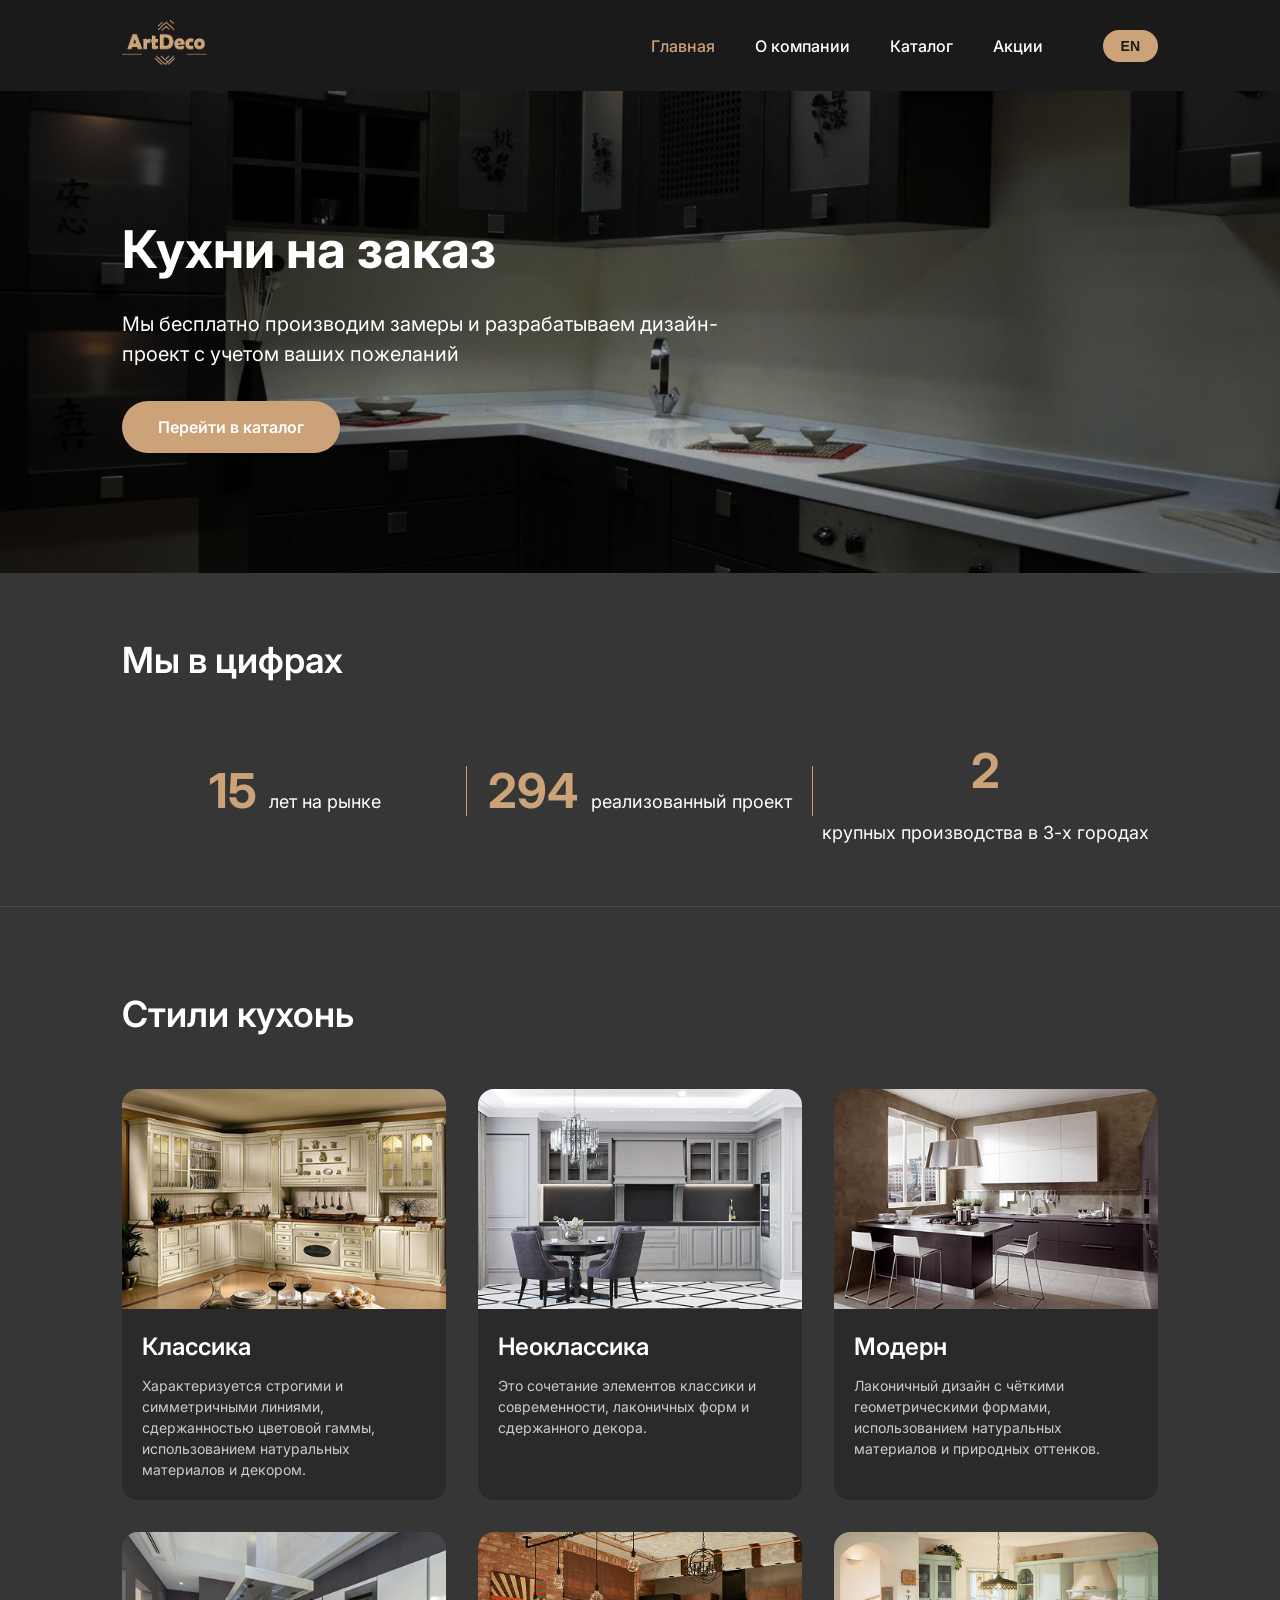
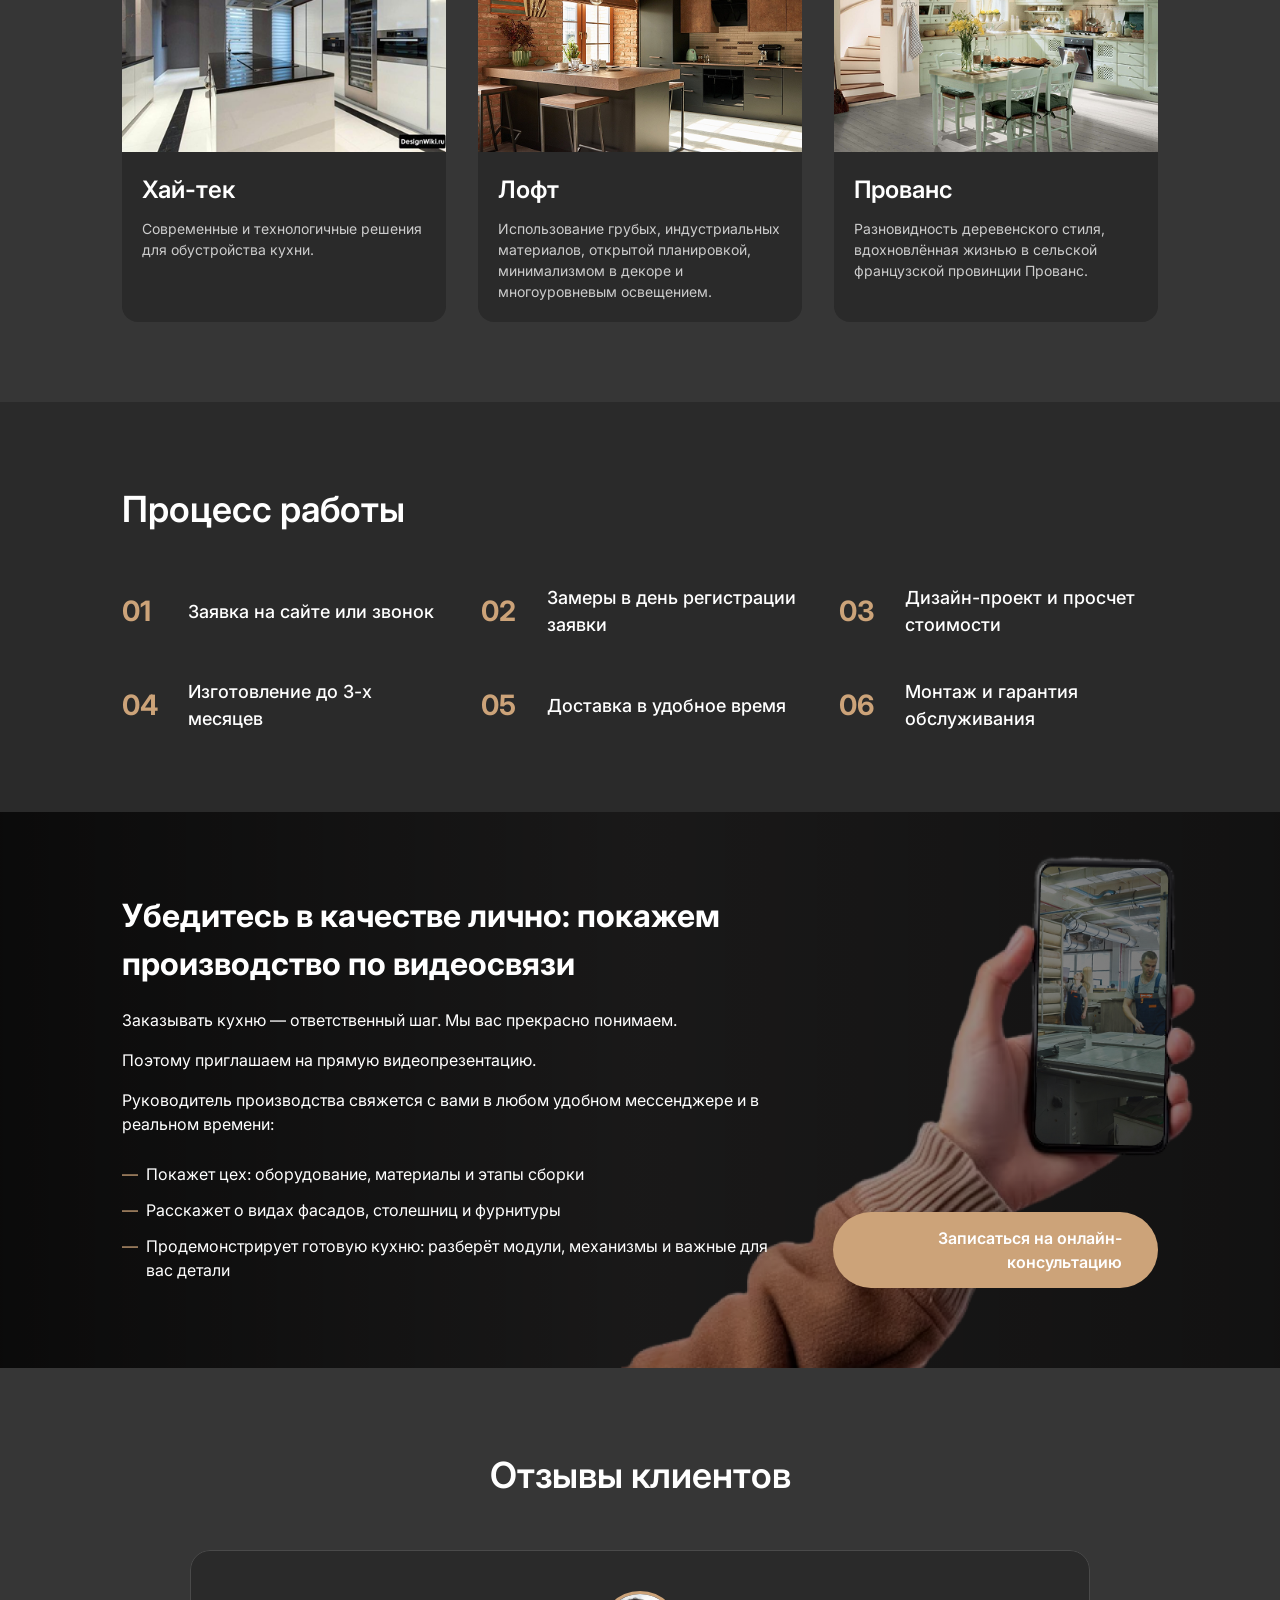
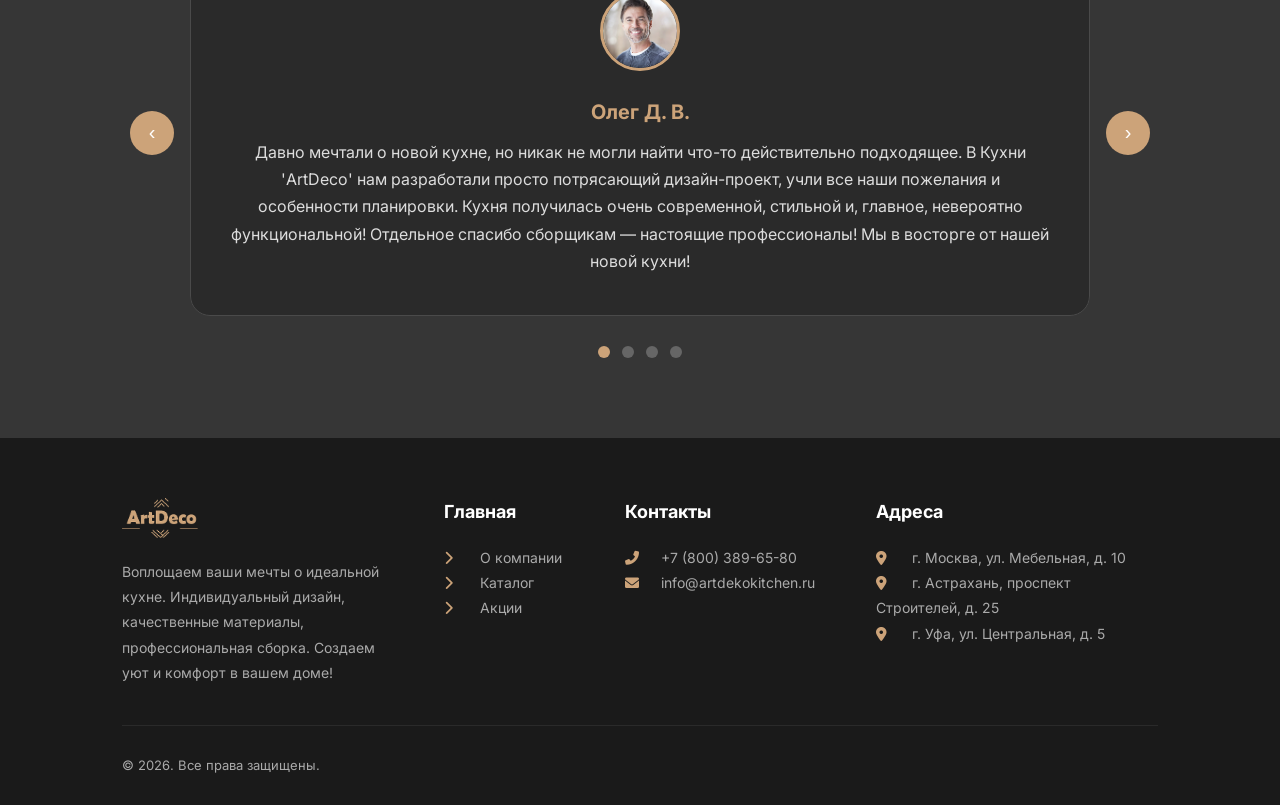
<file: index.html>
<!DOCTYPE html>
<html lang="ru">
<head>
    <meta charset="UTF-8">
    <meta name="viewport" content="width=device-width, initial-scale=1.0">
    <title>ArtDeco | Кухни на заказ</title>
    <link href="https://fonts.googleapis.com/css2?family=Inter:opsz,wght@14..32,300;14..32,400;14..32,500;14..32,600;14..32,700&display=swap" rel="stylesheet">
    <link rel="stylesheet" href="https://cdnjs.cloudflare.com/ajax/libs/font-awesome/6.0.0-beta3/css/all.min.css">
    <link rel="stylesheet" href="css/style.css">
</head>
<body>

<header class="header">
    <div class="container header-inner">
        <a href="index.html" class="logo">
            <img src="images/logo.png" alt="ArtDeco" class="logo-img">
        </a>
        <button class="burger-menu" id="burgerMenu">
            <span class="burger-line"></span>
            <span class="burger-line"></span>
            <span class="burger-line"></span>
        </button>
        <div class="nav" id="navMenu">
            <a href="index.html" data-ru="Главная" data-en="Home" class="active">Главная</a>
            <a href="about.html" data-ru="О компании" data-en="About">О компании</a>
            <a href="catalog.html" data-ru="Каталог" data-en="Catalog">Каталог</a>
            <a href="actions.html" data-ru="Акции" data-en="Promotions">Акции</a>
            <button class="lang-switch" id="langSwitcher">EN</button>
        </div>
    </div>
</header>

<section class="hero">
    <img src="images/Header.png" alt="Beautiful kitchen" class="hero-bg">
    <div class="hero-overlay"></div>
    <div class="container">
        <div class="hero-content">
            <h1 data-ru="Кухни на заказ" data-en="Custom Kitchens">Кухни на заказ</h1>
            <p data-ru="Мы бесплатно производим замеры и разрабатываем дизайн-проект с учетом ваших пожеланий" data-en="We provide free measurements and design project based on your preferences">Мы бесплатно производим замеры и разрабатываем дизайн-проект с учетом ваших пожеланий</p>
            <a href="catalog.html" class="btn-primary" data-ru="Перейти в каталог" data-en="Go to catalog">Перейти в каталог</a>
        </div>
    </div>
</section>

<section class="stats">
    <div class="container">
        <h2 class="section-title" data-ru="Мы в цифрах" data-en="We in numbers">Мы в цифрах</h2>
        <div class="stats-grid">
            <div class="stat-item">
                <span class="stat-number" data-target="17">17</span>
                <span class="stat-text" data-ru="лет на рынке" data-en="years on market">лет на рынке</span>
            </div>
            <div class="stat-item">
                <span class="stat-number" data-target="321">321</span>
                <span class="stat-text" data-ru="реализованный проект" data-en="completed projects">реализованный проект</span>
            </div>
            <div class="stat-item">
                <span class="stat-number" data-target="3">3</span>
                <span class="stat-text" data-ru="крупных производства в 3-х городах" data-en="large productions in 3 cities">крупных производства в 3-х городах</span>
            </div>
        </div>
    </div>
</section>

<section class="styles-section">
    <div class="container">
        <h2 class="section-title" data-ru="Стили кухонь" data-en="Kitchen Styles">Стили кухонь</h2>
        <div class="styles-grid">
            <div class="style-card"><div class="style-img" style="background-image: url('images/Classic.png');"></div><h3 data-ru="Классика" data-en="Classic">Классика</h3><p data-ru="Характеризуется строгими и симметричными линиями, сдержанностью цветовой гаммы, использованием натуральных материалов и декором." data-en="Characterized by strict and symmetrical lines, restrained color palette, use of natural materials and decor.">Характеризуется строгими и симметричными линиями, сдержанностью цветовой гаммы, использованием натуральных материалов и декором.</p></div>
            <div class="style-card"><div class="style-img" style="background-image: url('images/Neoclassical.png');"></div><h3 data-ru="Неоклассика" data-en="Neoclassical">Неоклассика</h3><p data-ru="Это сочетание элементов классики и современности, лаконичных форм и сдержанного декора." data-en="A combination of classic and modern elements, concise forms and restrained decor.">Это сочетание элементов классики и современности, лаконичных форм и сдержанного декора.</p></div>
            <div class="style-card"><div class="style-img" style="background-image: url('images/Modern.png');"></div><h3 data-ru="Модерн" data-en="Modern">Модерн</h3><p data-ru="Лаконичный дизайн с чёткими геометрическими формами, использованием натуральных материалов и природных оттенков." data-en="Concise design with clear geometric shapes, use of natural materials and natural shades.">Лаконичный дизайн с чёткими геометрическими формами, использованием натуральных материалов и природных оттенков.</p></div>
            <div class="style-card"><div class="style-img" style="background-image: url('images/High-tech.png');"></div><h3 data-ru="Хай-тек" data-en="Hi-Tech">Хай-тек</h3><p data-ru="Современные и технологичные решения для обустройства кухни." data-en="Modern and technological solutions for kitchen arrangement.">Современные и технологичные решения для обустройства кухни.</p></div>
            <div class="style-card"><div class="style-img" style="background-image: url('images/Loft.png');"></div><h3 data-ru="Лофт" data-en="Loft">Лофт</h3><p data-ru="Использование грубых, индустриальных материалов, открытой планировкой, минимализмом в декоре и многоуровневым освещением." data-en="Use of rough, industrial materials, open layout, minimalism in decor and multi-level lighting.">Использование грубых, индустриальных материалов, открытой планировкой, минимализмом в декоре и многоуровневым освещением.</p></div>
            <div class="style-card"><div class="style-img" style="background-image: url('images/Provence.png');"></div><h3 data-ru="Прованс" data-en="Provence">Прованс</h3><p data-ru="Разновидность деревенского стиля, вдохновлённая жизнью в сельской французской провинции Прованс." data-en="A type of rustic style inspired by life in the rural French province of Provence.">Разновидность деревенского стиля, вдохновлённая жизнью в сельской французской провинции Прованс.</p></div>
        </div>
    </div>
</section>

<section class="process-section">
    <div class="container">
        <h2 class="section-title" data-ru="Процесс работы" data-en="Work Process">Процесс работы</h2>
        <div class="process-grid">
            <div class="process-step"><span class="step-number">01</span><h3 data-ru="Заявка на сайте или звонок" data-en="Request on website or call">Заявка на сайте или звонок</h3></div>
            <div class="process-step"><span class="step-number">02</span><h3 data-ru="Замеры в день регистрации заявки" data-en="Measurements on the day of request">Замеры в день регистрации заявки</h3></div>
            <div class="process-step"><span class="step-number">03</span><h3 data-ru="Дизайн-проект и просчет стоимости" data-en="Design project and cost calculation">Дизайн-проект и просчет стоимости</h3></div>
            <div class="process-step"><span class="step-number">04</span><h3 data-ru="Изготовление до 3-х месяцев" data-en="Manufacturing up to 3 months">Изготовление до 3-х месяцев</h3></div>
            <div class="process-step"><span class="step-number">05</span><h3 data-ru="Доставка в удобное время" data-en="Delivery at convenient time">Доставка в удобное время</h3></div>
            <div class="process-step"><span class="step-number">06</span><h3 data-ru="Монтаж и гарантия обслуживания" data-en="Installation and service warranty">Монтаж и гарантия обслуживания</h3></div>
        </div>
    </div>
</section>

<section class="video-section">
    <img src="images/Video.png" alt="Our production" class="video-bg">
    <div class="video-overlay"></div>
    <div class="container">
        <div class="video-wrapper">
            <div class="video-text">
                <h2 data-ru="Убедитесь в качестве лично: покажем производство по видеосвязи" data-en="See the quality for yourself: we'll show production via video call">Убедитесь в качестве лично: покажем производство по видеосвязи</h2>
                <p data-ru="Заказывать кухню — ответственный шаг. Мы вас прекрасно понимаем." data-en="Ordering a kitchen is a responsible step. We understand you perfectly.">Заказывать кухню — ответственный шаг. Мы вас прекрасно понимаем.</p>
                <p data-ru="Поэтому приглашаем на прямую видеопрезентацию." data-en="Therefore, we invite you to a live video presentation.">Поэтому приглашаем на прямую видеопрезентацию.</p>
                <p data-ru="Руководитель производства свяжется с вами в любом удобном мессенджере и в реальном времени:" data-en="The production manager will contact you via any convenient messenger and in real time:">Руководитель производства свяжется с вами в любом удобном мессенджере и в реальном времени:</p>
                <ul>
                    <li data-ru="Покажет цех: оборудование, материалы и этапы сборки" data-en="Show the workshop: equipment, materials and assembly stages">Покажет цех: оборудование, материалы и этапы сборки</li>
                    <li data-ru="Расскажет о видах фасадов, столешниц и фурнитуры" data-en="Tell about types of facades, countertops and fittings">Расскажет о видах фасадов, столешниц и фурнитуры</li>
                    <li data-ru="Продемонстрирует готовую кухню: разберёт модули, механизмы и важные для вас детали" data-en="Demonstrate the finished kitchen: disassemble modules, mechanisms and important details for you">Продемонстрирует готовую кухню: разберёт модули, механизмы и важные для вас детали</li>
                </ul>
            </div>
            <div class="video-btn">
                <a href="#" class="btn-primary" data-ru="Записаться на онлайн-консультацию" data-en="Book an online consultation">Записаться на онлайн-консультацию</a>
            </div>
        </div>
    </div>
</section>

<section class="reviews-section">
    <div class="container">
        <h2 class="section-title-center" data-ru="Отзывы клиентов" data-en="Customer Reviews">Отзывы клиентов</h2>
        <div class="carousel-wrapper">
            <button class="carousel-btn prev" id="prevBtn">‹</button>
            <div class="carousel-container">
                <div class="carousel-slides" id="carouselSlides">
                    <div class="review-card"><img src="images/avatar1.png" alt="Avatar" class="review-avatar"><div class="review-author" data-ru="Олег Д. В." data-en="Oleg D. V.">Олег Д. В.</div><div class="review-text" data-ru="Давно мечтали о новой кухне, но никак не могли найти что-то действительно подходящее. В Кухни 'ArtDeco' нам разработали просто потрясающий дизайн-проект, учли все наши пожелания и особенности планировки. Кухня получилась очень современной, стильной и, главное, невероятно функциональной! Отдельное спасибо сборщикам — настоящие профессионалы! Мы в восторге от нашей новой кухни!" data-en="We had long dreamed of a new kitchen but couldn't find anything truly suitable. At ArtDeco Kitchens, they developed an amazing design project for us, taking into account all our wishes and layout features. The kitchen turned out to be very modern, stylish and, most importantly, incredibly functional! Special thanks to the assemblers - real professionals! We are delighted with our new kitchen!">Давно мечтали о новой кухне, но никак не могли найти что-то действительно подходящее. В Кухни 'ArtDeco' нам разработали просто потрясающий дизайн-проект, учли все наши пожелания и особенности планировки. Кухня получилась очень современной, стильной и, главное, невероятно функциональной! Отдельное спасибо сборщикам — настоящие профессионалы! Мы в восторге от нашей новой кухни!</div></div>
                    <div class="review-card"><img src="images/avatar2.png" alt="Avatar" class="review-avatar"><div class="review-author" data-ru="Алевтина Н. С." data-en="Alevtina N. S.">Алевтина Н. С.</div><div class="review-text" data-ru="Всегда мечтала о кухне в классическом стиле, чтобы было уютно и тепло. Обратилась в Кухни 'ArtDeco' и не пожалела! Дизайнер помогла подобрать идеальные материалы и цвета, все сделано очень качественно и с любовью. Кухня получилась просто шикарная, как будто из журнала! Всем рекомендую, если хотите кухню на века!" data-en="I always dreamed of a classic style kitchen that is cozy and warm. I contacted ArtDeco Kitchens and didn't regret it! The designer helped me choose the perfect materials and colors, everything was done with high quality and love. The kitchen turned out simply luxurious, as if from a magazine! I recommend it to everyone if you want a kitchen for centuries!">Всегда мечтала о кухне в классическом стиле, чтобы было уютно и тепло. Обратилась в Кухни 'ArtDeco' и не пожалела! Дизайнер помогла подобрать идеальные материалы и цвета, все сделано очень качественно и с любовью. Кухня получилась просто шикарная, как будто из журнала! Всем рекомендую, если хотите кухню на века!</div></div>
                    <div class="review-card"><img src="images/avatar3" alt="Avatar" class="review-avatar"><div class="review-author" data-ru="Арсений К. М." data-en="Arseniy K. M.">Арсений К. М.</div><div class="review-text" data-ru="Заказывал кухню в скандинавском стиле. Ребята из ArtDeco подошли к задаче с душой. Результат превзошел ожидания! Всё сделано аккуратно, в срок, с полным сопровождением. Теперь всем друзьям рекомендую только их!" data-en="I ordered a Scandinavian style kitchen. The guys from ArtDeco approached the task with soul. The result exceeded expectations! Everything is done neatly, on time, with full support. Now I recommend only them to all my friends!">Заказывал кухню в скандинавском стиле. Ребята из ArtDeco подошли к задаче с душой. Результат превзошел ожидания! Всё сделано аккуратно, в срок, с полным сопровождением. Теперь всем друзьям рекомендую только их!</div></div>
                    <div class="review-card"><img src="images/avatar4" alt="Avatar" class="review-avatar"><div class="review-author" data-ru="Ольга Б. М." data-en="Olga B. M.">Ольга Б. М.</div><div class="review-text" data-ru="Спасибо огромное команде ArtDeco за мою кухню мечты! Дизайнер учла все мои пожелания, даже самые маленькие. Качество материалов отличное, сборка идеальная. Очень довольна, что выбрала именно эту компанию!" data-en="Huge thanks to the ArtDeco team for my dream kitchen! The designer took into account all my wishes, even the smallest ones. The quality of materials is excellent, the assembly is perfect. I am very happy that I chose this company!">Спасибо огромное команде ArtDeco за мою кухню мечты! Дизайнер учла все мои пожелания, даже самые маленькие. Качество материалов отличное, сборка идеальная. Очень довольна, что выбрала именно эту компанию!</div></div>
                </div>
            </div>
            <button class="carousel-btn next" id="nextBtn">›</button>
        </div>
        <div class="carousel-dots" id="carouselDots"></div>
    </div>
</section>

<footer class="footer">
    <div class="container">
        <div class="footer-grid">
            <div class="footer-col"><img src="images/logo.png" alt="ArtDeco" class="footer-logo"><p data-ru="Воплощаем ваши мечты о идеальной кухне. Индивидуальный дизайн, качественные материалы, профессиональная сборка. Создаем уют и комфорт в вашем доме!" data-en="We make your dream kitchen come true. Individual design, quality materials, professional assembly. We create coziness and comfort in your home!">Воплощаем ваши мечты о идеальной кухне. Индивидуальный дизайн, качественные материалы, профессиональная сборка. Создаем уют и комфорт в вашем доме!</p></div>
            <div class="footer-col"><h3 data-ru="Главная" data-en="Main">Главная</h3><a href="about.html"><i class="fas fa-chevron-right"></i> <span data-ru="О компании" data-en="About">О компании</span></a><a href="catalog.html"><i class="fas fa-chevron-right"></i> <span data-ru="Каталог" data-en="Catalog">Каталог</span></a><a href="actions.html"><i class="fas fa-chevron-right"></i> <span data-ru="Акции" data-en="Promotions">Акции</span></a></div>
            <div class="footer-col"><h3 data-ru="Контакты" data-en="Contacts">Контакты</h3><p><i class="fas fa-phone-alt"></i> +7 (800) 389-65-80</p><p><i class="fas fa-envelope"></i> info@artdekokitchen.ru</p></div>
            <div class="footer-col"><h3 data-ru="Адреса" data-en="Addresses">Адреса</h3><p><i class="fas fa-map-marker-alt"></i> <span data-ru="г. Москва, ул. Мебельная, д. 10" data-en="Moscow, Furniture str., 10">г. Москва, ул. Мебельная, д. 10</span></p><p><i class="fas fa-map-marker-alt"></i> <span data-ru="г. Астрахань, проспект Строителей, д. 25" data-en="Astrakhan, Stroitely Ave., 25">г. Астрахань, проспект Строителей, д. 25</span></p><p><i class="fas fa-map-marker-alt"></i> <span data-ru="г. Уфа, ул. Центральная, д. 5" data-en="Ufa, Central str., 5">г. Уфа, ул. Центральная, д. 5</span></p></div>
        </div>
        <div class="copyright"><p data-ru="© 2026. Все права защищены." data-en="© 2026. All rights reserved.">© 2026. Все права защищены.</p></div>
    </div>
</footer>

<script src="js/main.js"></script>
</body>
</html>
</file>
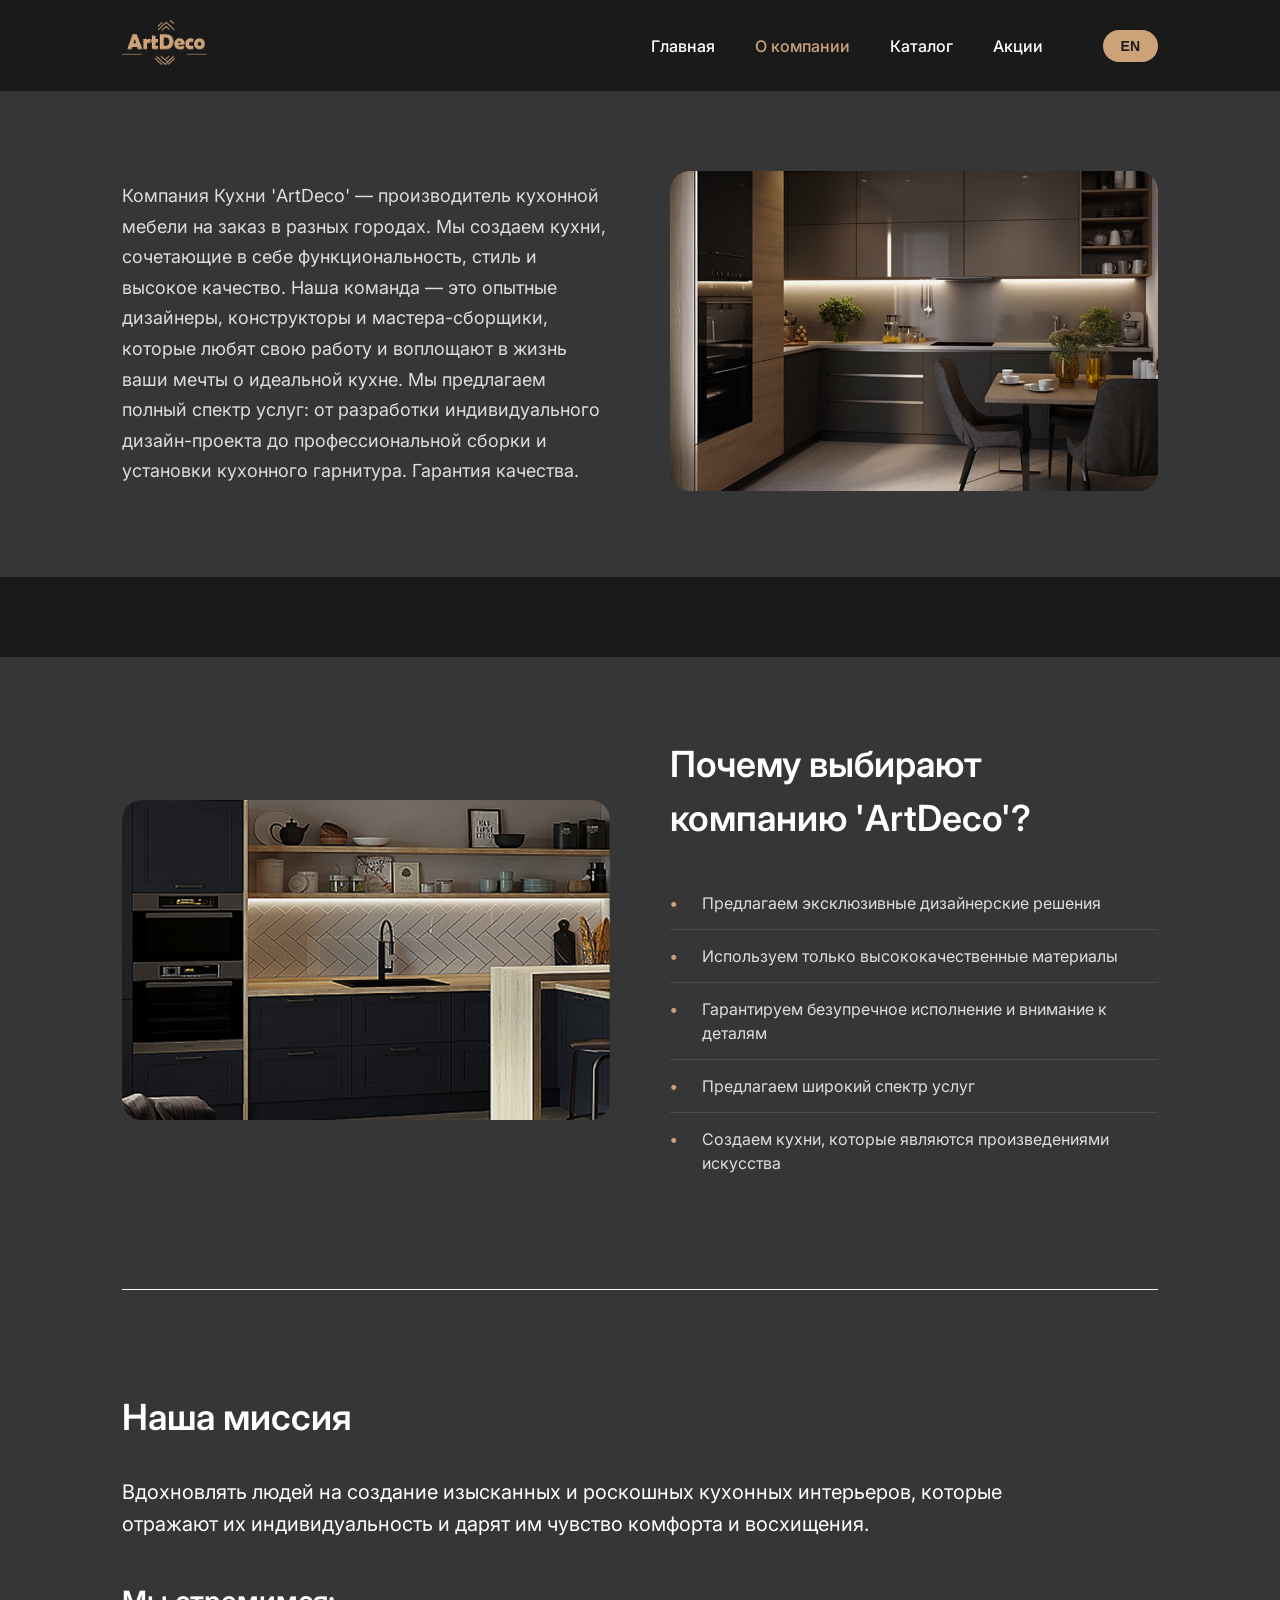
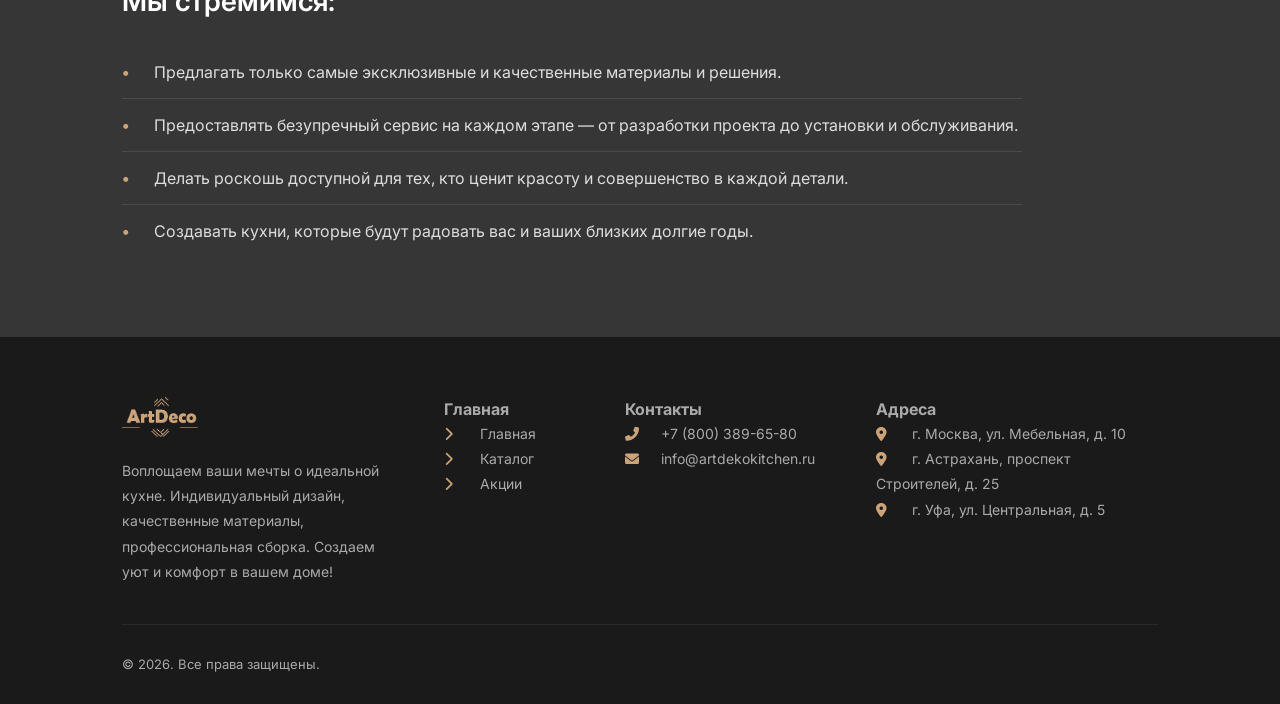
<file: about.html>
<!DOCTYPE html>
<html lang="ru">

<head>
    <meta charset="UTF-8">
    <meta name="viewport" content="width=device-width, initial-scale=1.0">
    <title>ArtDeco | О компании</title>
    <link
        href="https://fonts.googleapis.com/css2?family=Inter:opsz,wght@14..32,300;14..32,400;14..32,500;14..32,600;14..32,700&display=swap"
        rel="stylesheet">
    <link rel="stylesheet" href="https://cdnjs.cloudflare.com/ajax/libs/font-awesome/6.0.0-beta3/css/all.min.css">
    <link rel="stylesheet" href="css/style.css">
</head>

<body>

    <header class="header">
        <div class="container header-inner">
            <a href="index.html" class="logo">
                <img src="images/logo.png" alt="ArtDeco" class="logo-img">
            </a>
            <button class="burger-menu" id="burgerMenu">
                <span class="burger-line"></span>
                <span class="burger-line"></span>
                <span class="burger-line"></span>
            </button>
            <div class="nav" id="navMenu">
                <a href="index.html" data-ru="Главная" data-en="Home" >Главная</a>
                <a href="about.html" data-ru="О компании" data-en="About" class="active">О компании</a>
                <a href="catalog.html" data-ru="Каталог" data-en="Catalog">Каталог</a>
                <a href="actions.html" data-ru="Акции" data-en="Promotions">Акции</a>
                <button class="lang-switch" id="langSwitcher">EN</button>
            </div>
        </div>
    </header>

    <main>
        <section class="company-description">
            <div class="container">
                <div class="company-wrapper">
                    <div class="company-text">
                        <p data-ru="Компания Кухни 'ArtDeco' — производитель кухонной мебели на заказ в разных городах. Мы создаем кухни, сочетающие в себе функциональность, стиль и высокое качество. Наша команда — это опытные дизайнеры, конструкторы и мастера-сборщики, которые любят свою работу и воплощают в жизнь ваши мечты о идеальной кухне. Мы предлагаем полный спектр услуг: от разработки индивидуального дизайн-проекта до профессиональной сборки и установки кухонного гарнитура. Гарантия качества."
                            data-en="ArtDeco Kitchens Company is a manufacturer of custom kitchen furniture in various cities. We create kitchens that combine functionality, style and high quality. Our team consists of experienced designers, engineers and assembly masters who love their work and bring your dreams of a perfect kitchen to life. We offer a full range of services: from developing an individual design project to professional assembly and installation of kitchen sets. Quality guarantee.">
                            Компания Кухни "ArtDeco" — производитель кухонной мебели на заказ в разных городах. Мы
                            создаем кухни, сочетающие в себе функциональность, стиль и высокое качество. Наша команда —
                            это опытные дизайнеры, конструкторы и мастера-сборщики, которые любят свою работу и
                            воплощают в жизнь ваши мечты о идеальной кухне. Мы предлагаем полный спектр услуг: от
                            разработки индивидуального дизайн-проекта до профессиональной сборки и установки кухонного
                            гарнитура. Гарантия качества.</p>
                    </div>
                    <div class="company-image"><img src="images/company1.png" alt="ArtDeco Kitchens"></div>
                </div>
            </div>
        </section>

        <div class="separator-bar"></div>

        <section class="why-choose-section">
            <div class="container">
                <div class="why-choose-wrapper">
                    <div class="why-choose-image"><img src="images/company2.png" alt="Why choose ArtDeco"></div>
                    <div class="why-choose-content">
                        <h2 data-ru="Почему выбирают компанию 'ArtDeco'?" data-en="Why choose ArtDeco company?">Почему
                            выбирают компанию "ArtDeco"?</h2>
                        <ul class="why-list">
                            <li data-ru="Предлагаем эксклюзивные дизайнерские решения"
                                data-en="We offer exclusive design solutions">Предлагаем эксклюзивные дизайнерские
                                решения</li>
                            <li data-ru="Используем только высококачественные материалы"
                                data-en="We use only high-quality materials">Используем только высококачественные
                                материалы</li>
                            <li data-ru="Гарантируем безупречное исполнение и внимание к деталям"
                                data-en="We guarantee flawless execution and attention to detail">Гарантируем
                                безупречное исполнение и внимание к деталям</li>
                            <li data-ru="Предлагаем широкий спектр услуг" data-en="We offer a wide range of services">
                                Предлагаем широкий спектр услуг</li>
                            <li data-ru="Создаем кухни, которые являются произведениями искусства"
                                data-en="We create kitchens that are works of art">Создаем кухни, которые являются
                                произведениями искусства</li>
                        </ul>
                    </div>
                </div>
            </div>
        </section>

        <div class="container">
            <div class="divider-line"></div>
        </div>

        <section class="mission-section">
            <div class="container">
                <div class="mission-wrapper">
                    <h2 class="mission-title" data-ru="Наша миссия" data-en="Our Mission">Наша миссия</h2>
                    <p class="mission-text"
                        data-ru="Вдохновлять людей на создание изысканных и роскошных кухонных интерьеров, которые отражают их индивидуальность и дарят им чувство комфорта и восхищения."
                        data-en="To inspire people to create exquisite and luxurious kitchen interiors that reflect their individuality and give them a feeling of comfort and admiration.">
                        Вдохновлять людей на создание изысканных и роскошных кухонных интерьеров, которые отражают их
                        индивидуальность и дарят им чувство комфорта и восхищения.</p>
                    <h3 class="mission-subtitle" data-ru="Мы стремимся:" data-en="We strive to:">Мы стремимся:</h3>
                    <ul class="mission-list">
                        <li data-ru="Предлагать только самые эксклюзивные и качественные материалы и решения."
                            data-en="Offer only the most exclusive and high-quality materials and solutions.">Предлагать
                            только самые эксклюзивные и качественные материалы и решения.</li>
                        <li data-ru="Предоставлять безупречный сервис на каждом этапе — от разработки проекта до установки и обслуживания."
                            data-en="Provide impeccable service at every stage — from project development to installation and maintenance.">
                            Предоставлять безупречный сервис на каждом этапе — от разработки проекта до установки и
                            обслуживания.</li>
                        <li data-ru="Делать роскошь доступной для тех, кто ценит красоту и совершенство в каждой детали."
                            data-en="Make luxury accessible to those who appreciate beauty and perfection in every detail.">
                            Делать роскошь доступной для тех, кто ценит красоту и совершенство в каждой детали.</li>
                        <li data-ru="Создавать кухни, которые будут радовать вас и ваших близких долгие годы."
                            data-en="Create kitchens that will delight you and your loved ones for many years.">
                            Создавать кухни, которые будут радовать вас и ваших близких долгие годы.</li>
                    </ul>
                </div>
            </div>
        </section>
    </main>

    <footer class="footer">
        <div class="container">
            <div class="footer-grid">
                <div class="footer-col"><img src="images/logo.png" alt="ArtDeco" class="footer-logo">
                    <p data-ru="Воплощаем ваши мечты о идеальной кухне. Индивидуальный дизайн, качественные материалы, профессиональная сборка. Создаем уют и комфорт в вашем доме!"
                        data-en="We make your dream kitchen come true. Individual design, quality materials, professional assembly. We create coziness and comfort in your home!">
                        Воплощаем ваши мечты о идеальной кухне. Индивидуальный дизайн, качественные материалы,
                        профессиональная сборка. Создаем уют и комфорт в вашем доме!</p>
                </div>
                <div class="footer-col">
                    <h4 data-ru="Главная" data-en="Main">Главная</h4><a href="index.html"><i
                            class="fas fa-chevron-right"></i> <span data-ru="Главная"
                            data-en="Home">Главная</span></a><a href="catalog.html"><i class="fas fa-chevron-right"></i>
                        <span data-ru="Каталог" data-en="Catalog">Каталог</span></a><a href="actions.html"><i
                            class="fas fa-chevron-right"></i> <span data-ru="Акции"
                            data-en="Promotions">Акции</span></a>
                </div>
                <div class="footer-col">
                    <h4 data-ru="Контакты" data-en="Contacts">Контакты</h4>
                    <p><i class="fas fa-phone-alt"></i> +7 (800) 389-65-80</p>
                    <p><i class="fas fa-envelope"></i> info@artdekokitchen.ru</p>
                </div>
                <div class="footer-col">
                    <h4 data-ru="Адреса" data-en="Addresses">Адреса</h4>
                    <p><i class="fas fa-map-marker-alt"></i> <span data-ru="г. Москва, ул. Мебельная, д. 10"
                            data-en="Moscow, Furniture str., 10">г. Москва, ул. Мебельная, д. 10</span></p>
                    <p><i class="fas fa-map-marker-alt"></i> <span data-ru="г. Астрахань, проспект Строителей, д. 25"
                            data-en="Astrakhan, Stroitely Ave., 25">г. Астрахань, проспект Строителей, д. 25</span></p>
                    <p><i class="fas fa-map-marker-alt"></i> <span data-ru="г. Уфа, ул. Центральная, д. 5"
                            data-en="Ufa, Central str., 5">г. Уфа, ул. Центральная, д. 5</span></p>
                </div>
            </div>
            <div class="copyright">
                <p data-ru="© 2026. Все права защищены." data-en="© 2026. All rights reserved.">© 2026. Все права
                    защищены.</p>
            </div>
        </div>
    </footer>

    <script src="js/main.js"></script>
</body>

</html>
</file>
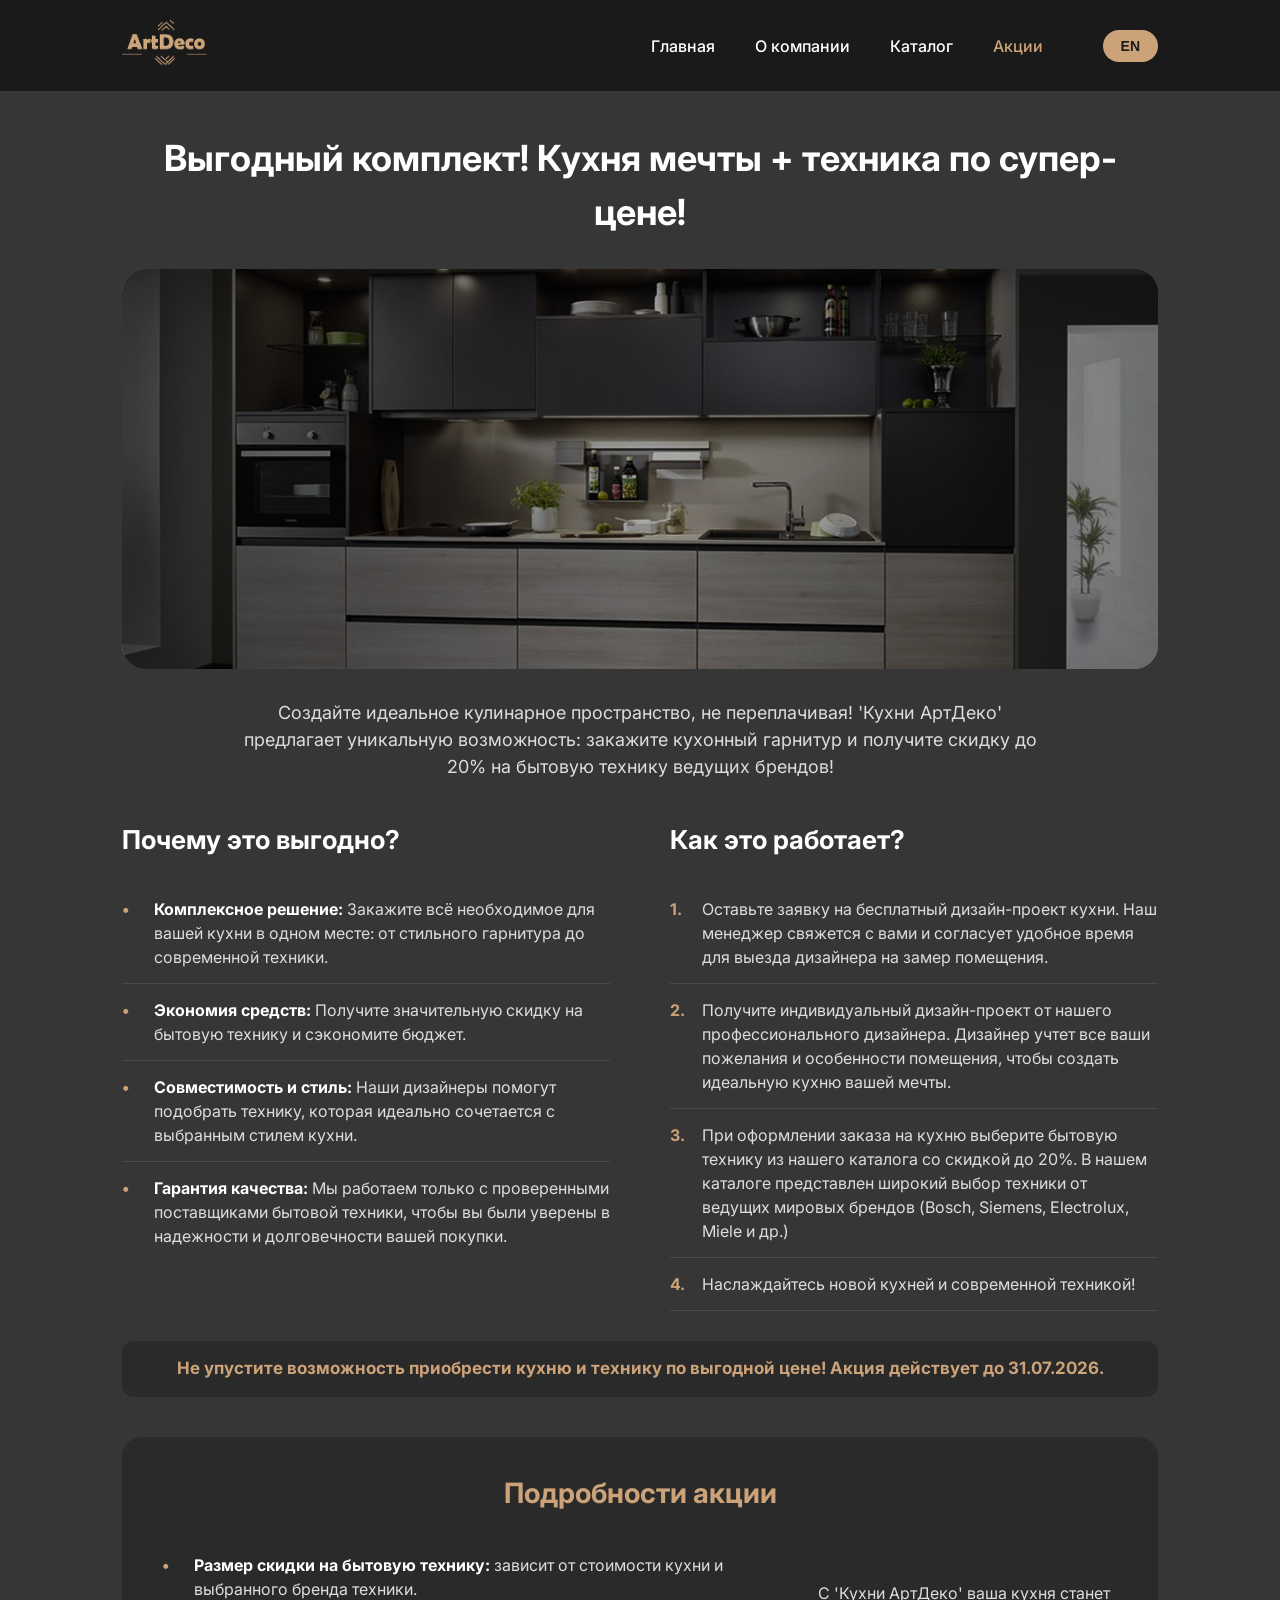
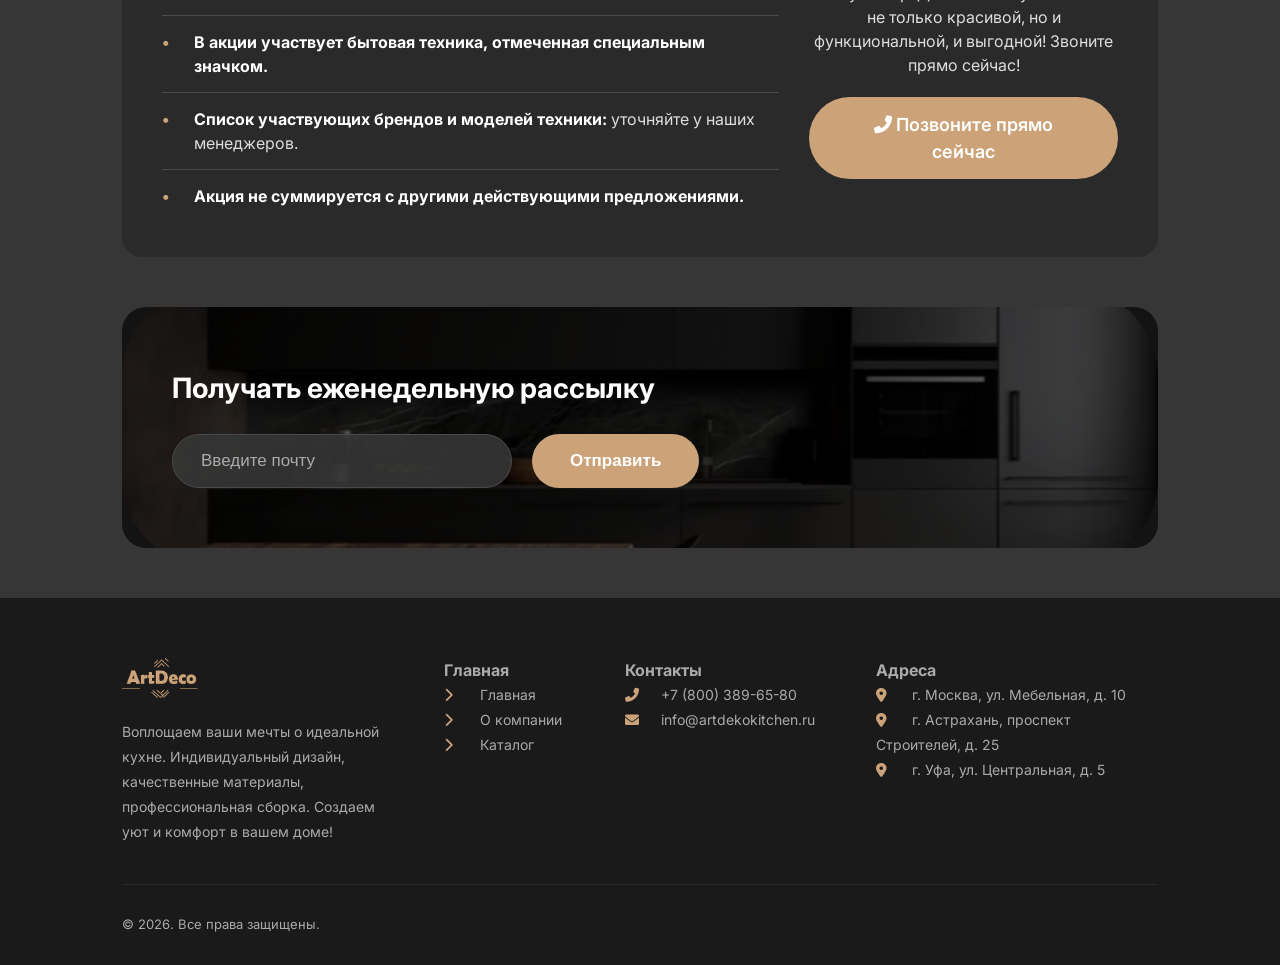
<file: actions.html>
<!DOCTYPE html>
<html lang="ru">

<head>
    <meta charset="UTF-8">
    <meta name="viewport" content="width=device-width, initial-scale=1.0">
    <title>ArtDeco | Акции</title>
    <link
        href="https://fonts.googleapis.com/css2?family=Inter:opsz,wght@14..32,300;14..32,400;14..32,500;14..32,600;14..32,700&display=swap"
        rel="stylesheet">
    <link rel="stylesheet" href="https://cdnjs.cloudflare.com/ajax/libs/font-awesome/6.0.0-beta3/css/all.min.css">
    <link rel="stylesheet" href="css/style.css">
</head>

<body>

    <header class="header">
        <div class="container header-inner">
            <a href="index.html" class="logo">
                <img src="images/logo.png" alt="ArtDeco" class="logo-img">
            </a>
            <button class="burger-menu" id="burgerMenu">
                <span class="burger-line"></span>
                <span class="burger-line"></span>
                <span class="burger-line"></span>
            </button>
            <div class="nav" id="navMenu">
                <a href="index.html" data-ru="Главная" data-en="Home" >Главная</a>
                <a href="about.html" data-ru="О компании" data-en="About">О компании</a>
                <a href="catalog.html" data-ru="Каталог" data-en="Catalog">Каталог</a>
                <a href="actions.html" data-ru="Акции" data-en="Promotions" class="active">Акции</a>
                <button class="lang-switch" id="langSwitcher">EN</button>
            </div>
        </div>
    </header>

    <main>
        <div class="container">
            <div class="actions-hero">
                <h1 class="hero-title" data-ru="Выгодный комплект! Кухня мечты + техника по супер-цене!"
                    data-en="Great deal! Dream kitchen + appliances at super price!">Выгодный комплект! Кухня мечты +
                    техника по супер-цене!</h1>
            </div>

            <div class="hero-photo"><img src="images/promotion.png" alt="Promotions" class="hero-bg-actions">
                <div class="hero-overlay-actions"></div>
            </div>

            <p class="under-photo-text"
                data-ru="Создайте идеальное кулинарное пространство, не переплачивая! 'Кухни АртДеко' предлагает уникальную возможность: закажите кухонный гарнитур и получите скидку до 20% на бытовую технику ведущих брендов!"
                data-en="Create the perfect culinary space without overpaying! ArtDeco Kitchens offers a unique opportunity: order a kitchen set and get up to 20% discount on appliances from leading brands!">
                Создайте идеальное кулинарное пространство, не переплачивая! "Кухни АртДеко" предлагает уникальную
                возможность: закажите кухонный гарнитур и получите скидку до 20% на бытовую технику ведущих брендов!</p>

            <div class="two-columns">
                <div class="col">
                    <h2 class="col-title" data-ru="Почему это выгодно?" data-en="Why is it profitable?">Почему это
                        выгодно?</h2>
                    <ul class="benefits-list">
                        <li><strong data-ru="Комплексное решение:" data-en="Comprehensive solution:">Комплексное
                                решение:</strong> <span
                                data-ru="Закажите всё необходимое для вашей кухни в одном месте: от стильного гарнитура до современной техники."
                                data-en="Order everything you need for your kitchen in one place: from a stylish set to modern appliances.">Закажите
                                всё необходимое для вашей кухни в одном месте: от стильного гарнитура до современной
                                техники.</span></li>
                        <li><strong data-ru="Экономия средств:" data-en="Save money:">Экономия средств:</strong> <span
                                data-ru="Получите значительную скидку на бытовую технику и сэкономите бюджет."
                                data-en="Get a significant discount on appliances and save your budget.">Получите
                                значительную скидку на бытовую технику и сэкономите бюджет.</span></li>
                        <li><strong data-ru="Совместимость и стиль:" data-en="Compatibility and style:">Совместимость и
                                стиль:</strong> <span
                                data-ru="Наши дизайнеры помогут подобрать технику, которая идеально сочетается с выбранным стилем кухни."
                                data-en="Our designers will help you choose appliances that perfectly match your chosen kitchen style.">Наши
                                дизайнеры помогут подобрать технику, которая идеально сочетается с выбранным стилем
                                кухни.</span></li>
                        <li><strong data-ru="Гарантия качества:" data-en="Quality guarantee:">Гарантия
                                качества:</strong> <span
                                data-ru="Мы работаем только с проверенными поставщиками бытовой техники, чтобы вы были уверены в надежности и долговечности вашей покупки."
                                data-en="We work only with trusted appliance suppliers so you can be confident in the reliability and durability of your purchase.">Мы
                                работаем только с проверенными поставщиками бытовой техники, чтобы вы были уверены в
                                надежности и долговечности вашей покупки.</span></li>
                    </ul>
                </div>
                <div class="col">
                    <h2 class="col-title" data-ru="Как это работает?" data-en="How does it work?">Как это работает?</h2>
                    <ul class="steps-list">
                        <li data-ru="Оставьте заявку на бесплатный дизайн-проект кухни. Наш менеджер свяжется с вами и согласует удобное время для выезда дизайнера на замер помещения."
                            data-en="Leave a request for a free kitchen design project. Our manager will contact you and arrange a convenient time for the designer to visit and measure the room.">
                            Оставьте заявку на бесплатный дизайн-проект кухни. Наш менеджер свяжется с вами и согласует
                            удобное время для выезда дизайнера на замер помещения.</li>
                        <li data-ru="Получите индивидуальный дизайн-проект от нашего профессионального дизайнера. Дизайнер учтет все ваши пожелания и особенности помещения, чтобы создать идеальную кухню вашей мечты."
                            data-en="Receive an individual design project from our professional designer. The designer will take into account all your wishes and room features to create the perfect dream kitchen.">
                            Получите индивидуальный дизайн-проект от нашего профессионального дизайнера. Дизайнер учтет
                            все ваши пожелания и особенности помещения, чтобы создать идеальную кухню вашей мечты.</li>
                        <li data-ru="При оформлении заказа на кухню выберите бытовую технику из нашего каталога со скидкой до 20%. В нашем каталоге представлен широкий выбор техники от ведущих мировых брендов (Bosch, Siemens, Electrolux, Miele и др.)"
                            data-en="When placing an order for a kitchen, choose appliances from our catalog with up to 20% discount. Our catalog offers a wide selection of appliances from leading global brands (Bosch, Siemens, Electrolux, Miele, etc.)">
                            При оформлении заказа на кухню выберите бытовую технику из нашего каталога со скидкой до
                            20%. В нашем каталоге представлен широкий выбор техники от ведущих мировых брендов (Bosch,
                            Siemens, Electrolux, Miele и др.)</li>
                        <li data-ru="Наслаждайтесь новой кухней и современной техникой!"
                            data-en="Enjoy your new kitchen and modern appliances!">Наслаждайтесь новой кухней и
                            современной техникой!</li>
                    </ul>
                </div>
            </div>

            <div class="deadline"><strong
                    data-ru="Не упустите возможность приобрести кухню и технику по выгодной цене! Акция действует до 31.07.2026."
                    data-en="Don't miss the opportunity to buy a kitchen and appliances at a favorable price! The promotion is valid until 07/31/2026.">Не
                    упустите возможность приобрести кухню и технику по выгодной цене! Акция действует до
                    31.07.2026.</strong></div>

            <div class="middle-block">
                <div class="details-header">
                    <h3 data-ru="Подробности акции" data-en="Promotion details">Подробности акции</h3>
                </div>
                <div class="details-call-wrapper">
                    <div class="details-info">
                        <ul class="details-list-actions">
                            <li><strong data-ru="Размер скидки на бытовую технику:"
                                    data-en="Discount amount on appliances:">Размер скидки на бытовую технику:</strong>
                                <span data-ru="зависит от стоимости кухни и выбранного бренда техники."
                                    data-en="depends on the cost of the kitchen and the chosen brand of appliances.">зависит
                                    от стоимости кухни и выбранного бренда техники.</span>
                            </li>
                            <li><strong data-ru="В акции участвует бытовая техника, отмеченная специальным значком."
                                    data-en="The promotion includes appliances marked with a special icon.">В акции
                                    участвует бытовая техника, отмеченная специальным значком.</strong></li>
                            <li><strong data-ru="Список участвующих брендов и моделей техники:"
                                    data-en="List of participating brands and appliance models:">Список участвующих
                                    брендов и моделей техники:</strong> <span data-ru="уточняйте у наших менеджеров."
                                    data-en="check with our managers.">уточняйте у наших менеджеров.</span></li>
                            <li><strong data-ru="Акция не суммируется с другими действующими предложениями."
                                    data-en="The promotion cannot be combined with other current offers.">Акция не
                                    суммируется с другими действующими предложениями.</strong></li>
                        </ul>
                    </div>
                    <div class="call-info">
                        <p class="call-text"
                            data-ru="С 'Кухни АртДеко' ваша кухня станет не только красивой, но и функциональной, и выгодной! Звоните прямо сейчас!"
                            data-en="With ArtDeco Kitchens, your kitchen will become not only beautiful, but also functional and profitable! Call right now!">
                            С "Кухни АртДеко" ваша кухня станет не только красивой, но и функциональной, и выгодной!
                            Звоните прямо сейчас!</p><a href="#" class="btn-call"><i class="fas fa-phone-alt"></i> <span
                                data-ru="Позвоните прямо сейчас" data-en="Call right now">Позвоните прямо
                                сейчас</span></a>
                    </div>
                </div>
            </div>

            <div class="subscribe-box">
                <img src="images/promotion1.png" alt="Newsletter background" class="subscribe-bg">
                <div class="subscribe-overlay"></div>
                <div class="subscribe-content">
                    <h3 data-ru="Получать еженедельную рассылку" data-en="Get weekly newsletter">Получать еженедельную
                        рассылку</h3>
                    <div class="subscribe-form"><input type="email" placeholder="Введите почту"
                            data-ru-placeholder="Введите почту" data-en-placeholder="Enter email"><button
                            data-ru="Отправить" data-en="Send">Отправить</button></div>
                </div>
            </div>
        </div>
    </main>

    <footer class="footer">
        <div class="container">
            <div class="footer-grid">
                <div class="footer-col"><img src="images/logo.png" alt="ArtDeco" class="footer-logo">
                    <p data-ru="Воплощаем ваши мечты о идеальной кухне. Индивидуальный дизайн, качественные материалы, профессиональная сборка. Создаем уют и комфорт в вашем доме!"
                        data-en="We make your dream kitchen come true. Individual design, quality materials, professional assembly. We create coziness and comfort in your home!">
                        Воплощаем ваши мечты о идеальной кухне. Индивидуальный дизайн, качественные материалы,
                        профессиональная сборка. Создаем уют и комфорт в вашем доме!</p>
                </div>
                <div class="footer-col">
                    <h4 data-ru="Главная" data-en="Main">Главная</h4><a href="index.html"><i
                            class="fas fa-chevron-right"></i> <span data-ru="Главная"
                            data-en="Home">Главная</span></a><a href="about.html"><i class="fas fa-chevron-right"></i>
                        <span data-ru="О компании" data-en="About">О компании</span></a><a href="catalog.html"><i
                            class="fas fa-chevron-right"></i> <span data-ru="Каталог"
                            data-en="Catalog">Каталог</span></a>
                </div>
                <div class="footer-col">
                    <h4 data-ru="Контакты" data-en="Contacts">Контакты</h4>
                    <p><i class="fas fa-phone-alt"></i> +7 (800) 389-65-80</p>
                    <p><i class="fas fa-envelope"></i> info@artdekokitchen.ru</p>
                </div>
                <div class="footer-col">
                    <h4 data-ru="Адреса" data-en="Addresses">Адреса</h4>
                    <p><i class="fas fa-map-marker-alt"></i> <span data-ru="г. Москва, ул. Мебельная, д. 10"
                            data-en="Moscow, Furniture str., 10">г. Москва, ул. Мебельная, д. 10</span></p>
                    <p><i class="fas fa-map-marker-alt"></i> <span data-ru="г. Астрахань, проспект Строителей, д. 25"
                            data-en="Astrakhan, Stroitely Ave., 25">г. Астрахань, проспект Строителей, д. 25</span></p>
                    <p><i class="fas fa-map-marker-alt"></i> <span data-ru="г. Уфа, ул. Центральная, д. 5"
                            data-en="Ufa, Central str., 5">г. Уфа, ул. Центральная, д. 5</span></p>
                </div>
            </div>
            <div class="copyright">
                <p data-ru="© 2026. Все права защищены." data-en="© 2026. All rights reserved.">© 2026. Все права
                    защищены.</p>
            </div>
        </div>
    </footer>

    <script src="js/main.js"></script>
</body>

</html>
</file>
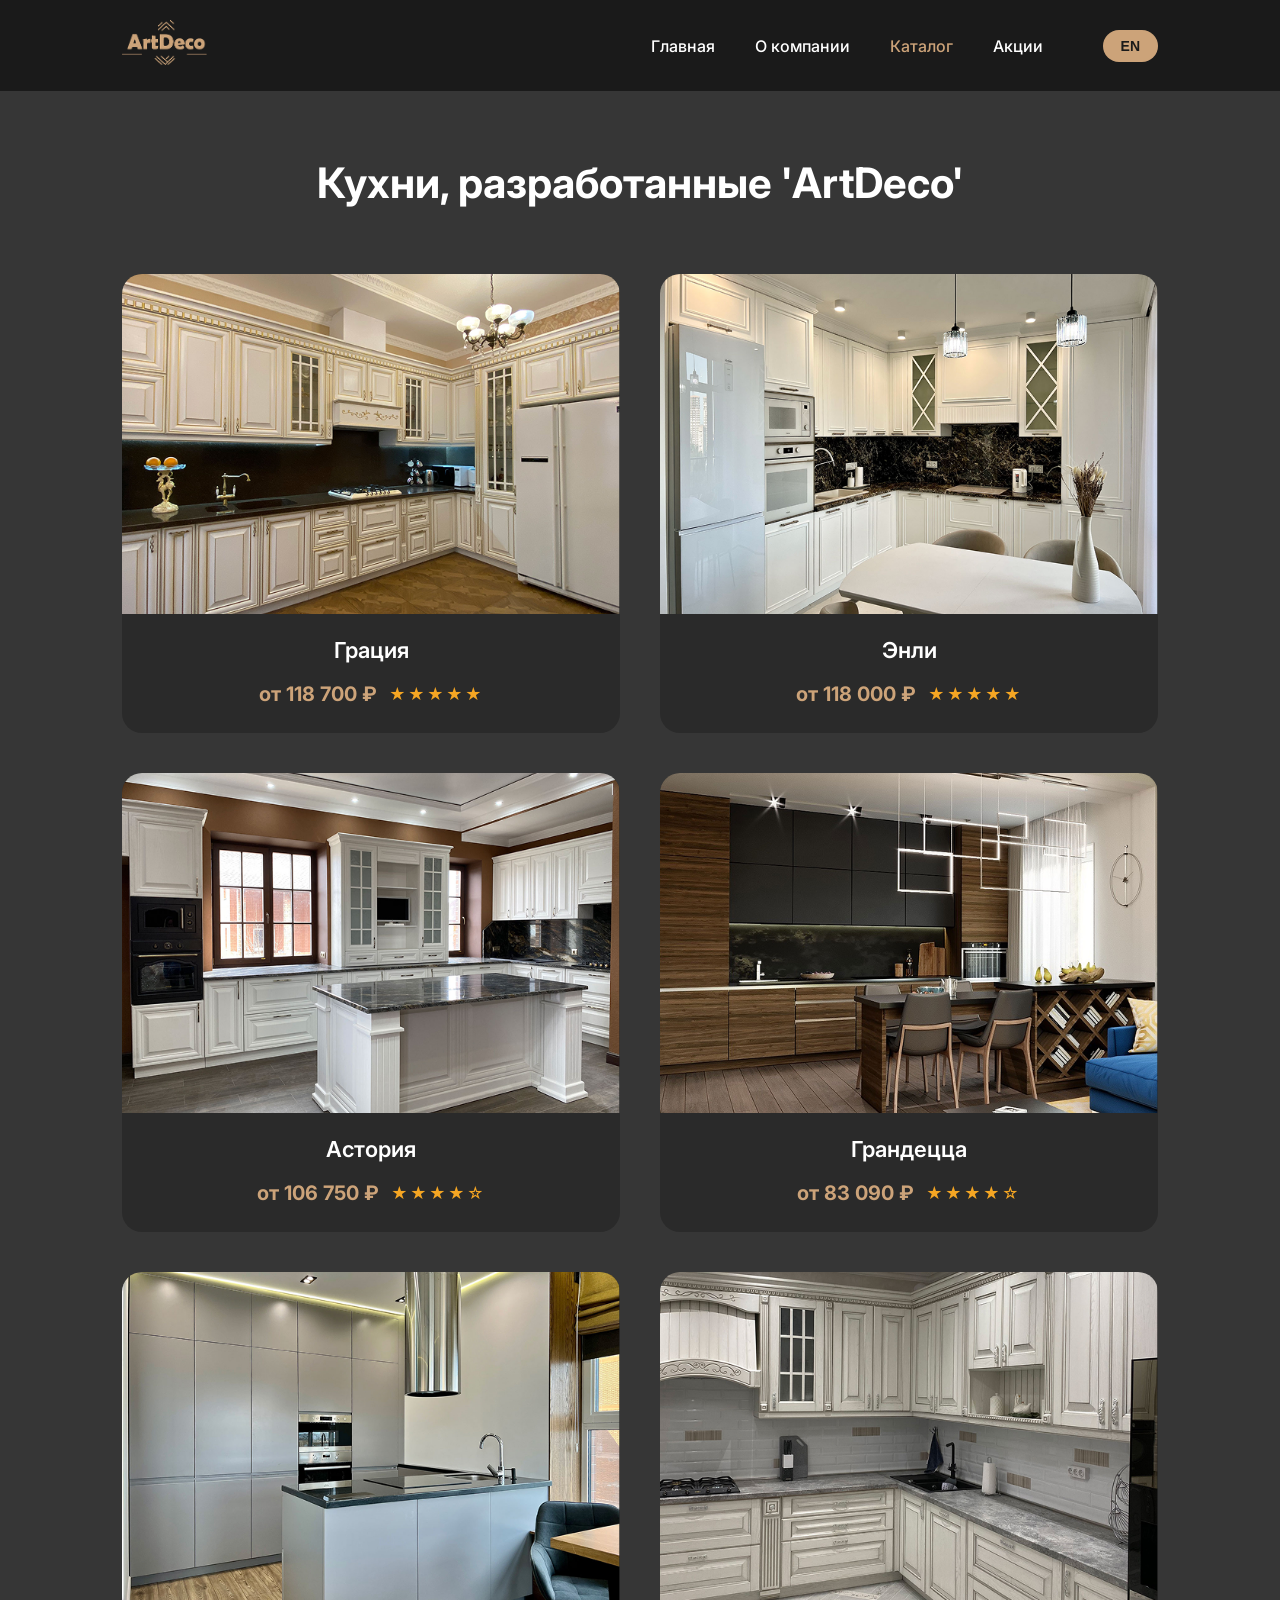
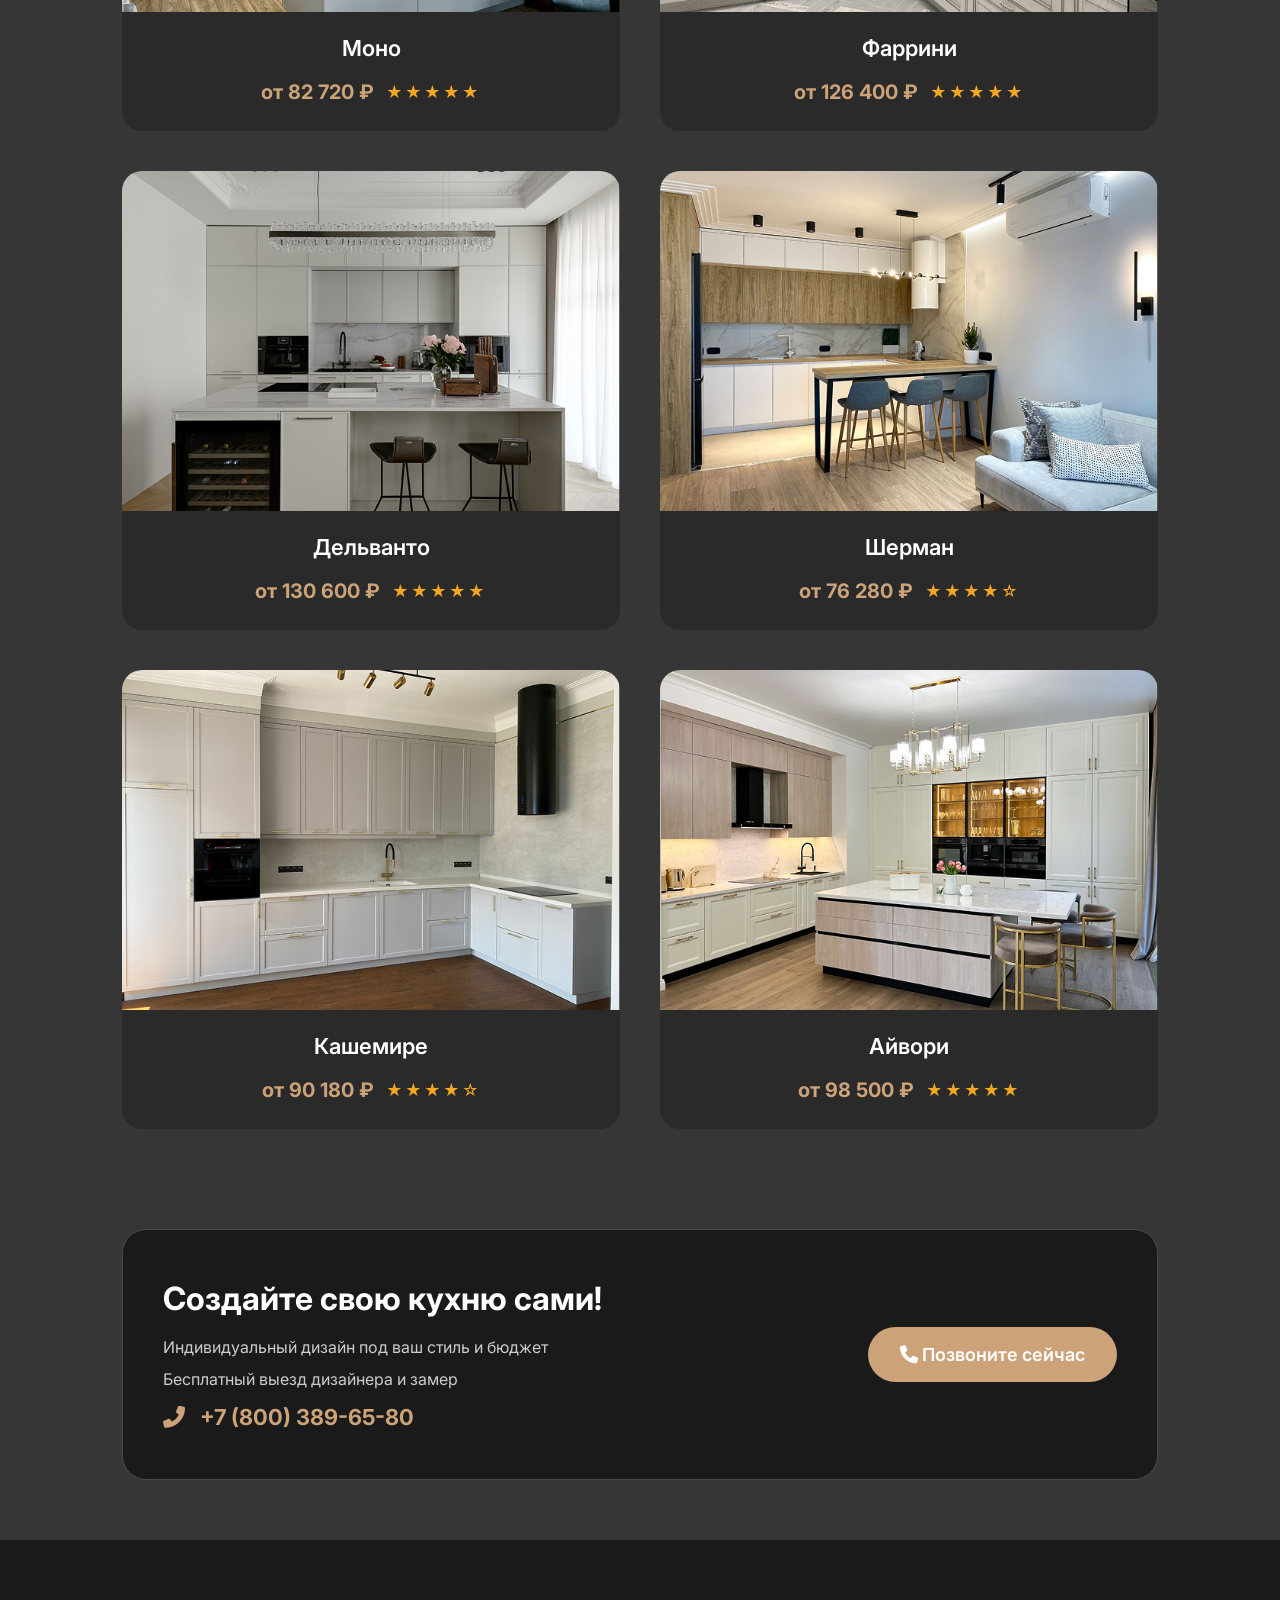
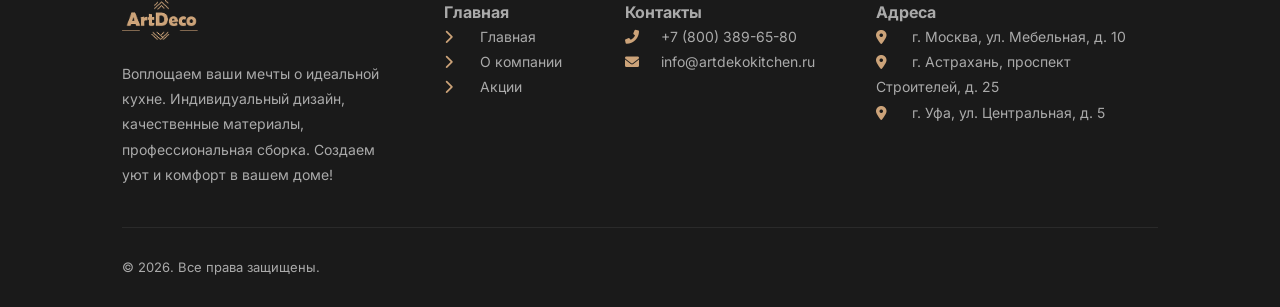
<file: catalog.html>
<!DOCTYPE html>
<html lang="ru">

<head>
    <meta charset="UTF-8">
    <meta name="viewport" content="width=device-width, initial-scale=1.0">
    <title>ArtDeco | Каталог кухонь</title>
    <link
        href="https://fonts.googleapis.com/css2?family=Inter:opsz,wght@14..32,300;14..32,400;14..32,500;14..32,600;14..32,700&display=swap"
        rel="stylesheet">
    <link rel="stylesheet" href="https://cdnjs.cloudflare.com/ajax/libs/font-awesome/6.0.0-beta3/css/all.min.css">
    <link rel="stylesheet" href="css/style.css">
</head>

<body>

    <header class="header">
        <div class="container header-inner">
            <a href="index.html" class="logo">
                <img src="images/logo.png" alt="ArtDeco" class="logo-img">
            </a>
            <button class="burger-menu" id="burgerMenu">
                <span class="burger-line"></span>
                <span class="burger-line"></span>
                <span class="burger-line"></span>
            </button>
            <div class="nav" id="navMenu">
                <a href="index.html" data-ru="Главная" data-en="Home" >Главная</a>
                <a href="about.html" data-ru="О компании" data-en="About">О компании</a>
                <a href="catalog.html" data-ru="Каталог" data-en="Catalog" class="active">Каталог</a>
                <a href="actions.html" data-ru="Акции" data-en="Promotions">Акции</a>
                <button class="lang-switch" id="langSwitcher">EN</button>
            </div>
        </div>
    </header>

    <main>
        <section class="catalog-hero">
            <div class="container">
                <h1 data-ru="Кухни, разработанные 'ArtDeco'" data-en="Kitchens designed by 'ArtDeco'">Кухни,
                    разработанные "ArtDeco"</h1>
            </div>
        </section>

        <section class="catalog-section">
            <div class="container">
                <div class="catalog-grid">
                    <div class="product-card" data-product-id="grace">
                        <div class="product-image"><img src="images/Grace.png" alt="Грация"></div>
                        <div class="product-info">
                            <div class="product-title" data-ru="Грация" data-en="Grace">Грация</div>
                            <div class="product-price-rating"><span class="product-price"><span data-ru="от"
                                        data-en="from">от</span> 118 700 ₽</span><span
                                    class="product-rating">★★★★★</span></div>
                        </div>
                    </div>
                    <div class="product-card" data-product-id="enli">
                        <div class="product-image"><img src="images/Enli.png" alt="Энли"></div>
                        <div class="product-info">
                            <div class="product-title" data-ru="Энли" data-en="Enli">Энли</div>
                            <div class="product-price-rating"><span class="product-price"><span data-ru="от"
                                        data-en="from">от</span> 118 000 ₽</span><span
                                    class="product-rating">★★★★★</span></div>
                        </div>
                    </div>
                    <div class="product-card" data-product-id="astoria">
                        <div class="product-image"><img src="images/Astoria.png" alt="Астория"></div>
                        <div class="product-info">
                            <div class="product-title" data-ru="Астория" data-en="Astoria">Астория</div>
                            <div class="product-price-rating"><span class="product-price"><span data-ru="от"
                                        data-en="from">от</span> 106 750 ₽</span><span
                                    class="product-rating">★★★★☆</span></div>
                        </div>
                    </div>
                    <div class="product-card" data-product-id="grandezza">
                        <div class="product-image"><img src="images/Grandezza.png" alt="Грандецца"></div>
                        <div class="product-info">
                            <div class="product-title" data-ru="Грандецца" data-en="Grandezza">Грандецца</div>
                            <div class="product-price-rating"><span class="product-price"><span data-ru="от"
                                        data-en="from">от</span> 83 090 ₽</span><span
                                    class="product-rating">★★★★☆</span></div>
                        </div>
                    </div>
                    <div class="product-card" data-product-id="mono">
                        <div class="product-image"><img src="images/Mono.png" alt="Моно"></div>
                        <div class="product-info">
                            <div class="product-title" data-ru="Моно" data-en="Mono">Моно</div>
                            <div class="product-price-rating"><span class="product-price"><span data-ru="от"
                                        data-en="from">от</span> 82 720 ₽</span><span
                                    class="product-rating">★★★★★</span></div>
                        </div>
                    </div>
                    <div class="product-card" data-product-id="farrini">
                        <div class="product-image"><img src="images/Farrini.png" alt="Фаррини"></div>
                        <div class="product-info">
                            <div class="product-title" data-ru="Фаррини" data-en="Farrini">Фаррини</div>
                            <div class="product-price-rating"><span class="product-price"><span data-ru="от"
                                        data-en="from">от</span> 126 400 ₽</span><span
                                    class="product-rating">★★★★★</span></div>
                        </div>
                    </div>
                    <div class="product-card" data-product-id="delvento">
                        <div class="product-image"><img src="images/Delvento.png" alt="Дельванто"></div>
                        <div class="product-info">
                            <div class="product-title" data-ru="Дельванто" data-en="Delvento">Дельванто</div>
                            <div class="product-price-rating"><span class="product-price"><span data-ru="от"
                                        data-en="from">от</span> 130 600 ₽</span><span
                                    class="product-rating">★★★★★</span></div>
                        </div>
                    </div>
                    <div class="product-card" data-product-id="sherman">
                        <div class="product-image"><img src="images/Sherman.png" alt="Шерман"></div>
                        <div class="product-info">
                            <div class="product-title" data-ru="Шерман" data-en="Sherman">Шерман</div>
                            <div class="product-price-rating"><span class="product-price"><span data-ru="от"
                                        data-en="from">от</span> 76 280 ₽</span><span
                                    class="product-rating">★★★★☆</span></div>
                        </div>
                    </div>
                    <div class="product-card" data-product-id="cashmere">
                        <div class="product-image"><img src="images/Cashmere.png" alt="Кашемире"></div>
                        <div class="product-info">
                            <div class="product-title" data-ru="Кашемире" data-en="Cashmere">Кашемире</div>
                            <div class="product-price-rating"><span class="product-price"><span data-ru="от"
                                        data-en="from">от</span> 90 180 ₽</span><span
                                    class="product-rating">★★★★☆</span></div>
                        </div>
                    </div>
                    <div class="product-card" data-product-id="ivory">
                        <div class="product-image"><img src="images/Ivory.png" alt="Айвори"></div>
                        <div class="product-info">
                            <div class="product-title" data-ru="Айвори" data-en="Ivory">Айвори</div>
                            <div class="product-price-rating"><span class="product-price"><span data-ru="от"
                                        data-en="from">от</span> 98 500 ₽</span><span
                                    class="product-rating">★★★★★</span></div>
                        </div>
                    </div>
                </div>
            </div>
        </section>

        <div class="container">
            <div class="promo-banner">
                <div class="promo-text">
                    <h2 data-ru="Создайте свою кухню сами!" data-en="Create your own kitchen!">Создайте свою кухню сами!
                    </h2>
                    <p data-ru="Индивидуальный дизайн под ваш стиль и бюджет"
                        data-en="Individual design for your style and budget">Индивидуальный дизайн под ваш стиль и
                        бюджет</p>
                    <p data-ru="Бесплатный выезд дизайнера и замер" data-en="Free designer visit and measurement">
                        Бесплатный выезд дизайнера и замер</p>
                    <div class="promo-phone"><i class="fas fa-phone-alt"></i> +7 (800) 389-65-80</div>
                </div>
                <div class="promo-button"><a href="#" class="btn-call"><i class="fas fa-phone"></i> <span
                            data-ru="Позвоните сейчас" data-en="Call now">Позвоните сейчас</span></a></div>
            </div>
        </div>
    </main>

    <footer class="footer">
        <div class="container">
            <div class="footer-grid">
                <div class="footer-col"><img src="images/logo.png" alt="ArtDeco" class="footer-logo">
                    <p data-ru="Воплощаем ваши мечты о идеальной кухне. Индивидуальный дизайн, качественные материалы, профессиональная сборка. Создаем уют и комфорт в вашем доме!"
                        data-en="We make your dream kitchen come true. Individual design, quality materials, professional assembly. We create coziness and comfort in your home!">
                        Воплощаем ваши мечты о идеальной кухне. Индивидуальный дизайн, качественные материалы,
                        профессиональная сборка. Создаем уют и комфорт в вашем доме!</p>
                </div>
                <div class="footer-col">
                    <h4 data-ru="Главная" data-en="Main">Главная</h4><a href="index.html"><i
                            class="fas fa-chevron-right"></i> <span data-ru="Главная"
                            data-en="Home">Главная</span></a><a href="about.html"><i class="fas fa-chevron-right"></i>
                        <span data-ru="О компании" data-en="About">О компании</span></a><a href="actions.html"><i
                            class="fas fa-chevron-right"></i> <span data-ru="Акции"
                            data-en="Promotions">Акции</span></a>
                </div>
                <div class="footer-col">
                    <h4 data-ru="Контакты" data-en="Contacts">Контакты</h4>
                    <p><i class="fas fa-phone-alt"></i> +7 (800) 389-65-80</p>
                    <p><i class="fas fa-envelope"></i> info@artdekokitchen.ru</p>
                </div>
                <div class="footer-col">
                    <h4 data-ru="Адреса" data-en="Addresses">Адреса</h4>
                    <p><i class="fas fa-map-marker-alt"></i> <span data-ru="г. Москва, ул. Мебельная, д. 10"
                            data-en="Moscow, Furniture str., 10">г. Москва, ул. Мебельная, д. 10</span></p>
                    <p><i class="fas fa-map-marker-alt"></i> <span data-ru="г. Астрахань, проспект Строителей, д. 25"
                            data-en="Astrakhan, Stroitely Ave., 25">г. Астрахань, проспект Строителей, д. 25</span></p>
                    <p><i class="fas fa-map-marker-alt"></i> <span data-ru="г. Уфа, ул. Центральная, д. 5"
                            data-en="Ufa, Central str., 5">г. Уфа, ул. Центральная, д. 5</span></p>
                </div>
            </div>
            <div class="copyright">
                <p data-ru="© 2026. Все права защищены." data-en="© 2026. All rights reserved.">© 2026. Все права
                    защищены.</p>
            </div>
        </div>
    </footer>

    <div id="productModal" class="product-modal">
        <div class="product-modal-content">
            <span class="product-modal-close">&times;</span>
            <div class="product-modal-body">
                <div class="product-modal-left"><img id="modalProductImage" src="images/logo.png" alt="Product"
                        class="product-modal-image"></div>
                <div class="product-modal-right">
                    <h2 id="modalProductTitle"></h2>
                    <div class="product-modal-rating" id="modalProductRating"></div>
                    <div class="product-modal-price" id="modalProductPrice"></div>
                    <div class="product-modal-description" id="modalProductDescription"></div>
                    <div class="product-modal-features" id="modalProductFeatures"></div>
                    <a href="#" class="product-modal-btn" id="modalOrderBtn" data-ru="Заказать консультацию"
                        data-en="Order consultation">Заказать консультацию</a>
                </div>
            </div>
        </div>
    </div>

    <script src="js/main.js"></script>
</body>

</html>
</file>
<file: css/style.css>
* {
    margin: 0;
    padding: 0;
    box-sizing: border-box;
}

body {
    font-family: 'Inter', sans-serif;
    background: #363636;
    color: #ffffff;
    line-height: 1.5;
}

body.menu-open {
    overflow: hidden;
}

.container {
    max-width: 1280px;
    margin: 0 auto;
    padding: 0 32px;
}

.header {
    background: #1a1a1a;
    padding: 20px 0;
    position: sticky;
    top: 0;
    z-index: 100;
}

.header-inner {
    display: flex;
    justify-content: space-between;
    align-items: center;
    flex-wrap: wrap;
    gap: 20px;
}

.logo-img {
    height: 45px;
    width: auto;
}

.burger-menu {
    display: none;
    background: none;
    border: none;
    cursor: pointer;
    padding: 10px;
    z-index: 101;
}

.burger-line {
    display: block;
    width: 25px;
    height: 3px;
    background: #ffffff;
    margin: 5px 0;
    transition: all 0.3s;
    border-radius: 3px;
}

.nav {
    display: flex;
    gap: 40px;
    flex-wrap: wrap;
    align-items: center;
}

.nav a {
    color: #ffffff;
    text-decoration: none;
    font-size: 16px;
    font-weight: 500;
    transition: color 0.3s;
}

.nav a:hover,
.nav a.active {
    color: #CCA379;
}

.lang-switch {
    background: #CCA379;
    color: #1a1a1a;
    border: none;
    padding: 8px 18px;
    border-radius: 30px;
    font-size: 14px;
    font-weight: 600;
    cursor: pointer;
    transition: all 0.3s;
    margin-left: 20px;
}

.lang-switch:hover {
    background: #b38a63;
}

.btn-primary,
.modal-btn,
.product-modal-btn {
    display: inline-block;
    background: #CCA379;
    color: #ffffff;
    padding: 14px 36px;
    border-radius: 40px;
    text-decoration: none;
    font-weight: 600;
    font-size: 16px;
    transition: all 0.3s;
    border: none;
    cursor: pointer;
}

.btn-primary:hover,
.modal-btn:hover,
.product-modal-btn:hover {
    background: #b38a63;
    transform: translateY(-2px);
}

.btn-call {
    display: inline-block;
    background: #CCA379;
    color: #ffffff;
    padding: 14px 32px;
    border-radius: 50px;
    text-decoration: none;
    font-weight: 600;
    font-size: 18px;
    transition: all 0.3s;
    cursor: pointer;
}

.btn-call:hover {
    background: #b38a63;
    transform: scale(1.03);
}

.section-title,
.section-title-center {
    font-size: 36px;
    font-weight: 600;
    margin-bottom: 48px;
    color: #ffffff;
}

.section-title-center {
    text-align: center;
}

.hero {
    position: relative;
    background-color: #2a2a2a;
    padding: 120px 0;
    overflow: hidden;
}

.hero-bg,
.video-bg,
.hero-bg-actions,
.subscribe-bg {
    position: absolute;
    top: 0;
    left: 0;
    width: 100%;
    height: 100%;
    object-fit: cover;
    z-index: 0;
}

.hero-overlay,
.video-overlay,
.hero-overlay-actions,
.subscribe-overlay {
    position: absolute;
    top: 0;
    left: 0;
    width: 100%;
    height: 100%;
    background: linear-gradient(90deg, rgba(0, 0, 0, 0.7) 0%, rgba(0, 0, 0, 0.3) 50%, rgba(0, 0, 0, 0.5) 100%);
    z-index: 1;
}

.hero-content {
    position: relative;
    z-index: 2;
    max-width: 600px;
}

.hero h1 {
    font-size: 52px;
    font-weight: 700;
    margin-bottom: 20px;
}

.hero p {
    font-size: 20px;
    margin-bottom: 32px;
}

.stats {
    background: #363636;
    padding: 60px 0;
    border-bottom: 1px solid #4a4a4a;
}

.stats-grid {
    display: flex;
    justify-content: space-between;
    align-items: center;
}

.stat-item {
    flex: 1;
    display: flex;
    align-items: baseline;
    justify-content: center;
    gap: 12px;
    flex-wrap: wrap;
    position: relative;
}

.stat-item:not(:last-child)::after {
    content: '';
    position: absolute;
    right: 0;
    top: 50%;
    transform: translateY(-50%);
    width: 1px;
    height: 50px;
    background-color: #CCA379;
}

.stat-number {
    font-size: 48px;
    font-weight: 700;
    color: #CCA379;
}

.stat-text {
    font-size: 18px;
}

.styles-section {
    background: #363636;
    padding: 80px 0;
}

.styles-grid {
    display: grid;
    grid-template-columns: repeat(3, 1fr);
    gap: 32px;
}

.style-card {
    background: #2a2a2a;
    border-radius: 16px;
    overflow: hidden;
    transition: transform 0.3s;
}

.style-card:hover {
    transform: translateY(-5px);
}

.style-img {
    height: 220px;
    background-size: cover;
    background-position: center;
}

.style-card h3 {
    font-size: 24px;
    font-weight: 600;
    margin: 20px 20px 10px;
}

.style-card p {
    padding: 0 20px 20px;
    color: #cccccc;
    font-size: 14px;
}

.process-section {
    background: #2a2a2a;
    padding: 80px 0;
}

.process-grid {
    display: grid;
    grid-template-columns: repeat(3, 1fr);
    gap: 40px;
}

.process-step {
    display: flex;
    align-items: center;
    gap: 16px;
}

.step-number {
    font-size: 28px;
    font-weight: 700;
    color: #CCA379;
    min-width: 50px;
}

.process-step h3 {
    font-size: 18px;
    font-weight: 500;
}

.video-section {
    position: relative;
    background-color: #242424;
    padding: 80px 0;
    overflow: hidden;
}

.video-wrapper {
    position: relative;
    z-index: 2;
    display: flex;
    justify-content: space-between;
    align-items: flex-end;
    gap: 60px;
    flex-wrap: wrap;
}

.video-text {
    flex: 2;
}

.video-text h2 {
    font-size: 32px;
    font-weight: 700;
    margin-bottom: 20px;
}

.video-text p {
    margin-bottom: 16px;
}

.video-text ul {
    list-style: none;
    margin-top: 20px;
}

.video-text li {
    padding: 6px 0 6px 24px;
    position: relative;
}

.video-text li:before {
    content: "—";
    position: absolute;
    left: 0;
    color: #CCA379;
}

.video-btn {
    flex: 1;
    text-align: right;
}

.reviews-section {
    background: #363636;
    padding: 80px 0;
}

.carousel-wrapper {
    position: relative;
    max-width: 900px;
    margin: 0 auto;
}

.carousel-container {
    overflow: hidden;
    border-radius: 20px;
}

.carousel-slides {
    display: flex;
    transition: transform 0.5s ease;
}

.review-card {
    flex: 0 0 100%;
    background: #2a2a2a;
    border-radius: 20px;
    padding: 40px;
    text-align: center;
    border: 1px solid #4a4a4a;
}

.review-avatar {
    width: 80px;
    height: 80px;
    border-radius: 50%;
    object-fit: cover;
    margin-bottom: 20px;
    border: 3px solid #CCA379;
}

.review-author {
    font-weight: 700;
    font-size: 20px;
    color: #CCA379;
    margin-bottom: 12px;
}

.review-text {
    font-size: 16px;
    color: #dddddd;
    line-height: 1.7;
}

.carousel-btn {
    position: absolute;
    top: 50%;
    transform: translateY(-50%);
    background: #CCA379;
    color: #ffffff;
    border: none;
    width: 44px;
    height: 44px;
    border-radius: 50%;
    cursor: pointer;
    font-size: 20px;
    transition: background 0.3s;
    z-index: 10;
}

.carousel-btn:hover {
    background: #b38a63;
}

.carousel-btn.prev {
    left: -60px;
}

.carousel-btn.next {
    right: -60px;
}

.carousel-dots {
    display: flex;
    justify-content: center;
    gap: 12px;
    margin-top: 30px;
}

.dot {
    width: 12px;
    height: 12px;
    border-radius: 50%;
    background: #666666;
    cursor: pointer;
}

.dot.active {
    background: #CCA379;
}

.catalog-hero {
    padding: 60px 0 20px;
    text-align: center;
}

.catalog-hero h1 {
    font-size: 42px;
    font-weight: 700;
}

.catalog-section {
    padding: 40px 0 60px;
}

.catalog-grid {
    display: grid;
    grid-template-columns: repeat(2, 1fr);
    gap: 40px;
}

.product-card {
    background: #2a2a2a;
    border-radius: 20px;
    overflow: hidden;
    transition: transform 0.3s;
    text-align: center;
    cursor: pointer;
}

.product-card:hover {
    transform: translateY(-5px);
}

.product-image {
    width: 100%;
    height: 340px;
    overflow: hidden;
}

.product-image img {
    width: 100%;
    height: 100%;
    object-fit: cover;
    transition: transform 0.3s;
}

.product-card:hover .product-image img {
    transform: scale(1.05);
}

.product-info {
    padding: 20px 24px 24px;
}

.product-title {
    font-size: 22px;
    font-weight: 600;
    margin-bottom: 12px;
}

.product-price-rating {
    display: flex;
    justify-content: center;
    align-items: center;
    gap: 12px;
}

.product-price {
    font-size: 20px;
    font-weight: 700;
    color: #CCA379;
}

.product-rating {
    color: #f5a623;
    font-size: 16px;
    letter-spacing: 2px;
}

.promo-banner {
    background: #1a1a1a;
    border-radius: 24px;
    margin: 40px 0 60px;
    padding: 45px 40px;
    display: flex;
    justify-content: space-between;
    align-items: center;
    flex-wrap: wrap;
    gap: 30px;
    border: 1px solid #4a4a4a;
}

.promo-text h2 {
    font-size: 32px;
    font-weight: 700;
    margin-bottom: 12px;
}

.promo-text p {
    color: #cccccc;
    margin-bottom: 8px;
}

.promo-phone {
    font-size: 22px;
    font-weight: 700;
    color: #CCA379;
    margin-top: 10px;
}

.promo-phone i {
    margin-right: 10px;
}

.actions-hero {
    text-align: center;
    margin: 40px 0 20px;
}

.hero-title {
    font-size: 36px;
    font-weight: 700;
}

.hero-photo {
    position: relative;
    min-height: 400px;
    margin: 30px 0;
    border-radius: 24px;
    overflow: hidden;
}

.under-photo-text {
    text-align: center;
    margin: 20px auto 30px;
    font-size: 18px;
    color: #dddddd;
    max-width: 800px;
}

.two-columns {
    display: flex;
    gap: 60px;
    margin: 40px 0 30px;
    flex-wrap: wrap;
}

.col {
    flex: 1;
}

.col-title {
    font-size: 26px;
    font-weight: 700;
    margin-bottom: 24px;
}

.benefits-list,
.details-list-actions,
.mission-list,
.why-list {
    list-style: none;
}

.benefits-list li,
.details-list-actions li,
.mission-list li,
.why-list li {
    padding: 14px 0 14px 32px;
    position: relative;
    font-size: 16px;
    color: #dddddd;
    border-bottom: 1px solid #4a4a4a;
}

.benefits-list li:last-child,
.details-list-actions li:last-child,
.mission-list li:last-child,
.why-list li:last-child {
    border-bottom: none;
}

.benefits-list li:before,
.details-list-actions li:before,
.mission-list li:before,
.why-list li:before {
    content: "•";
    position: absolute;
    left: 0;
    color: #CCA379;
    font-weight: bold;
}

.benefits-list strong,
.details-list-actions strong {
    color: #ffffff;
}

.steps-list {
    list-style: none;
    counter-reset: step-counter;
}

.steps-list li {
    padding: 14px 0 14px 32px;
    position: relative;
    font-size: 16px;
    color: #dddddd;
    border-bottom: 1px solid #4a4a4a;
    counter-increment: step-counter;
}

.steps-list li:before {
    content: counter(step-counter) ".";
    position: absolute;
    left: 0;
    color: #CCA379;
    font-weight: 700;
}

.deadline {
    font-size: 17px;
    font-weight: 600;
    color: #CCA379;
    margin: 20px 0 40px;
    text-align: center;
    padding: 15px;
    background: #2a2a2a;
    border-radius: 12px;
}

.middle-block {
    background: #2a2a2a;
    border-radius: 20px;
    padding: 35px 40px;
    margin: 40px 0;
}

.details-header {
    text-align: center;
    margin-bottom: 25px;
}

.details-header h3 {
    font-size: 28px;
    font-weight: 700;
    color: #CCA379;
}

.details-call-wrapper {
    display: flex;
    justify-content: space-between;
    align-items: center;
    flex-wrap: wrap;
    gap: 30px;
}

.details-info {
    flex: 2;
}

.call-info {
    flex: 1;
    text-align: center;
}

.call-text {
    font-size: 16px;
    color: #dddddd;
    margin-bottom: 20px;
}

.subscribe-box {
    position: relative;
    border-radius: 24px;
    padding: 60px 50px;
    margin: 50px 0;
    overflow: hidden;
}

.subscribe-overlay {
    background: rgba(0, 0, 0, 0.65);
}

.subscribe-content {
    position: relative;
    z-index: 2;
}

.subscribe-box h3 {
    font-size: 28px;
    font-weight: 700;
    margin-bottom: 25px;
}

.subscribe-form {
    display: flex;
    gap: 20px;
    flex-wrap: wrap;
}

.subscribe-form input {
    padding: 16px 28px;
    border-radius: 50px;
    border: none;
    width: 340px;
    font-size: 17px;
    background: rgba(54, 54, 54, 0.9);
    color: #ffffff;
    border: 1px solid #4a4a4a;
}

.subscribe-form input::placeholder {
    color: #aaaaaa;
}

.subscribe-form button {
    background: #CCA379;
    color: #ffffff;
    padding: 16px 38px;
    border-radius: 50px;
    border: none;
    font-weight: 600;
    font-size: 17px;
    cursor: pointer;
}

.subscribe-form button:hover {
    background: #b38a63;
}

.footer {
    background: #1a1a1a;
    color: #aaaaaa;
    padding: 60px 0 30px;
}

.footer-grid {
    display: grid;
    grid-template-columns: 2fr 1fr 1.5fr 2fr;
    gap: 40px;
    margin-bottom: 40px;
}

.footer-col h3 {
    color: #ffffff;
    margin-bottom: 20px;
    font-size: 18px;
}

.footer-col p,
.footer-col a {
    color: #aaaaaa;
    text-decoration: none;
    line-height: 1.8;
    display: block;
    font-size: 14px;
}

.footer-col a:hover {
    color: #CCA379;
}

.footer-col i {
    width: 24px;
    margin-right: 8px;
    color: #CCA379;
}

.footer-logo {
    height: 40px;
    margin-bottom: 15px;
}

.copyright {
    text-align: left;
    padding-top: 30px;
    border-top: 1px solid #2a2a2a;
    font-size: 13px;
}

.company-description,
.why-choose-section,
.mission-section {
    padding: 80px 0;
}

.company-wrapper,
.why-choose-wrapper {
    display: flex;
    align-items: center;
    gap: 60px;
    flex-wrap: wrap;
}

.company-text,
.why-choose-content {
    flex: 1;
}

.company-text p {
    font-size: 18px;
    line-height: 1.7;
    color: #dddddd;
}

.company-image,
.why-choose-image {
    flex: 1;
    min-width: 280px;
}

.company-image img,
.why-choose-image img {
    width: 100%;
    border-radius: 20px;
    object-fit: cover;
    height: 320px;
}

.separator-bar {
    background: #1a1a1a;
    height: 80px;
    width: 100%;
}

.why-choose-content h2 {
    font-size: 36px;
    font-weight: 600;
    margin-bottom: 32px;
}

.divider-line {
    width: 100%;
    height: 1px;
    background: #ffffff;
    margin: 20px 0;
}

.mission-wrapper {
    max-width: 900px;
    margin: 0 auto 0 0;
}

.mission-title {
    font-size: 36px;
    font-weight: 600;
    margin-bottom: 32px;
}

.mission-text {
    font-size: 20px;
    line-height: 1.6;
    margin-bottom: 40px;
}

.mission-subtitle {
    font-size: 28px;
    font-weight: 600;
    margin-bottom: 24px;
}

.modal,
.product-modal {
    display: none;
    position: fixed;
    top: 0;
    left: 0;
    width: 100%;
    height: 100%;
    background: rgba(0, 0, 0, 0.8);
    z-index: 1000;
    justify-content: center;
    align-items: center;
}

.product-modal {
    z-index: 1002;
}

.modal-content,
.product-modal-content {
    background: #2a2a2a;
    border-radius: 24px;
    padding: 40px;
    max-width: 500px;
    width: 90%;
    position: relative;
    border: 1px solid #CCA379;
}

.product-modal-content {
    max-width: 900px;
    max-height: 85vh;
    overflow-y: auto;
}

.modal-close,
.product-modal-close {
    position: absolute;
    top: 15px;
    right: 20px;
    font-size: 32px;
    cursor: pointer;
    color: #aaaaaa;
    transition: color 0.3s;
}

.modal-close:hover,
.product-modal-close:hover {
    color: #CCA379;
}

.modal-content h2,
.product-modal-right h2 {
    font-size: 28px;
    font-weight: 700;
    margin-bottom: 25px;
    color: #CCA379;
    text-align: center;
}

.form-group {
    margin-bottom: 20px;
}

.form-group label {
    display: block;
    margin-bottom: 8px;
    font-size: 14px;
    color: #dddddd;
}

.form-group input {
    width: 100%;
    padding: 14px 16px;
    border-radius: 12px;
    border: 1px solid #4a4a4a;
    background: #363636;
    color: #ffffff;
    font-size: 16px;
}

.form-group input:focus {
    outline: none;
    border-color: #CCA379;
}

.form-group input.error {
    border-color: #e74c3c;
}

.error-message {
    color: #e74c3c;
    font-size: 12px;
    margin-top: 5px;
    display: block;
}

.modal-btn {
    width: 100%;
    margin-top: 10px;
}

.success-message {
    text-align: center;
    padding: 20px 10px;
}

.success-message i {
    font-size: 60px;
    color: #CCA379;
    margin-bottom: 20px;
}

.success-message h2 {
    color: #CCA379;
    margin-bottom: 15px;
    font-size: 24px;
}

.success-message p {
    color: #ffffff;
    font-size: 16px;
    margin-bottom: 30px;
}

.close-success-btn {
    background: #CCA379;
    color: #1a1a1a;
    border: none;
    padding: 12px 30px;
    border-radius: 40px;
    font-size: 16px;
    font-weight: 600;
    cursor: pointer;
}

.product-modal-body {
    display: flex;
    gap: 30px;
    padding: 30px;
    flex-wrap: wrap;
}

.product-modal-left,
.product-modal-right {
    flex: 1;
}

.product-modal-image {
    width: 100%;
    border-radius: 16px;
    object-fit: cover;
}

.product-modal-right h2 {
    text-align: left;
    color: #ffffff;
}

.product-modal-rating {
    font-size: 18px;
    color: #f5a623;
    margin-bottom: 15px;
}

.product-modal-price {
    font-size: 26px;
    font-weight: 700;
    color: #CCA379;
    margin-bottom: 20px;
}

.product-modal-description {
    font-size: 16px;
    color: #dddddd;
    line-height: 1.6;
    margin-bottom: 20px;
    padding-bottom: 20px;
    border-bottom: 1px solid #4a4a4a;
}

.product-modal-features h4 {
    font-size: 18px;
    font-weight: 600;
    margin-bottom: 12px;
}

.product-modal-features ul {
    list-style: none;
}

.product-modal-features li {
    padding: 8px 0 8px 24px;
    position: relative;
    font-size: 14px;
    color: #cccccc;
}

.product-modal-features li:before {
    content: "✓";
    position: absolute;
    left: 0;
    color: #CCA379;
}

.product-modal-btn {
    text-align: center;
    width: 100%;
    display: block;
}

.scroll-animate {
    opacity: 0;
    transition: all 0.8s cubic-bezier(0.4, 0, 0.2, 1);
}

.scroll-animate-up {
    transform: translateY(50px);
}

.scroll-animate-left {
    transform: translateX(-50px);
}

.scroll-animate-right {
    transform: translateX(50px);
}

.scroll-animate-scale {
    transform: scale(0.9);
}

.scroll-animate-fade {
    transform: none;
}

.scroll-animate.animated {
    opacity: 1;
    transform: translateX(0) translateY(0) scale(1);
}

.delay-1 {
    transition-delay: 0.1s;
}

.delay-2 {
    transition-delay: 0.2s;
}

.delay-3 {
    transition-delay: 0.3s;
}

.delay-4 {
    transition-delay: 0.4s;
}

.delay-5 {
    transition-delay: 0.5s;
}

@media (max-width: 1280px) {
    .container {
        max-width: 1100px;
    }
}

@media (max-width: 1152px) {
    .container {
        max-width: 1000px;
        padding: 0 24px;
    }

    .hero h1 {
        font-size: 46px;
    }
}

@media (max-width: 1024px) {
    .burger-menu {
        display: block;
    }

    .nav {
        position: fixed;
        top: 0;
        right: -100%;
        width: 280px;
        height: 100vh;
        background: #1a1a1a;
        flex-direction: column;
        justify-content: flex-start;
        padding: 80px 30px 30px;
        transition: right 0.3s ease;
        z-index: 100;
        gap: 20px;
        box-shadow: -5px 0 20px rgba(0, 0, 0, 0.3);
    }

    .nav.active {
        right: 0;
    }

    .nav a {
        width: 100%;
        padding: 12px 0;
        font-size: 18px;
        border-bottom: 1px solid #2a2a2a;
    }

    .lang-switch {
        margin-left: 0;
        margin-top: 10px;
        width: 100%;
    }

    .burger-menu.active .burger-line:nth-child(1) {
        transform: rotate(45deg) translate(5px, 5px);
    }

    .burger-menu.active .burger-line:nth-child(2) {
        opacity: 0;
    }

    .burger-menu.active .burger-line:nth-child(3) {
        transform: rotate(-45deg) translate(7px, -6px);
    }

    .styles-grid,
    .process-grid {
        grid-template-columns: repeat(2, 1fr);
    }

    .footer-grid {
        grid-template-columns: repeat(2, 1fr);
    }

    .carousel-btn.prev {
        left: -20px;
    }

    .carousel-btn.next {
        right: -20px;
    }

    .hero {
        padding: 80px 0;
    }

    .two-columns {
        flex-direction: column;
        gap: 30px;
    }

    .details-call-wrapper {
        flex-direction: column;
        text-align: center;
    }

    .company-wrapper,
    .why-choose-wrapper {
        flex-direction: column;
    }

    .company-image,
    .why-choose-image {
        width: 100%;
    }

    .catalog-grid {
        grid-template-columns: repeat(2, 1fr);
        gap: 30px;
    }
}

@media (max-width: 768px) {
    .container {
        padding: 0 20px;
    }

    .hero h1 {
        font-size: 36px;
    }

    .hero p {
        font-size: 16px;
    }

    .stats-grid {
        flex-direction: column;
        gap: 25px;
    }

    .stat-item:not(:last-child)::after {
        display: none;
    }

    .stat-number {
        font-size: 40px;
    }

    .stat-text {
        font-size: 16px;
    }

    .styles-grid,
    .process-grid,
    .catalog-grid {
        grid-template-columns: 1fr;
    }

    .video-wrapper {
        flex-direction: column;
        align-items: flex-start;
    }

    .video-btn {
        text-align: left;
    }

    .video-text h2 {
        font-size: 28px;
    }

    .footer-grid {
        grid-template-columns: 1fr;
        text-align: center;
    }

    .carousel-btn.prev,
    .carousel-btn.next {
        left: 0;
        right: 0;
        margin: 0 auto;
        top: auto;
        bottom: -50px;
    }

    .carousel-wrapper {
        margin-bottom: 60px;
    }

    .catalog-hero h1 {
        font-size: 32px;
    }

    .product-image {
        height: 280px;
    }

    .promo-banner {
        flex-direction: column;
        text-align: center;
    }

    .hero-title {
        font-size: 28px;
    }

    .hero-photo {
        min-height: 300px;
    }

    .col-title {
        font-size: 22px;
    }

    .subscribe-box {
        padding: 40px 20px;
    }

    .subscribe-form input {
        width: 100%;
    }

    .subscribe-form {
        justify-content: center;
    }

    .why-choose-content h2,
    .mission-title {
        font-size: 28px;
    }

    .modal-content {
        padding: 30px 20px;
    }

    .product-modal-body {
        padding: 20px;
        gap: 20px;
    }

    .product-modal-right h2 {
        font-size: 22px;
    }

    .product-modal-price {
        font-size: 22px;
    }

    .copyright {
        text-align: center;
    }

    .footer-col i {
        margin-right: 0;
        display: inline-block;
    }

    .section-title,
    .section-title-center {
        font-size: 28px;
        margin-bottom: 32px;
    }
}

@media (max-width: 480px) {
    .hero h1 {
        font-size: 28px;
    }

    .btn-primary,
    .modal-btn,
    .product-modal-btn {
        padding: 12px 24px;
        font-size: 14px;
    }

    .btn-call {
        padding: 12px 24px;
        font-size: 16px;
    }

    .stat-number {
        font-size: 32px;
    }

    .style-card h3 {
        font-size: 20px;
    }

    .process-step h4 {
        font-size: 14px;
    }

    .step-number {
        font-size: 20px;
        min-width: 35px;
    }

    .review-card {
        padding: 25px;
    }

    .review-author {
        font-size: 18px;
    }

    .product-title {
        font-size: 18px;
    }

    .product-price {
        font-size: 16px;
    }

    .promo-text h2 {
        font-size: 24px;
    }

    .hero-title {
        font-size: 22px;
    }

    .subscribe-box h3 {
        font-size: 20px;
        text-align: center;
    }

    .mission-text {
        font-size: 16px;
    }

    .mission-subtitle {
        font-size: 22px;
    }
}
</file>
